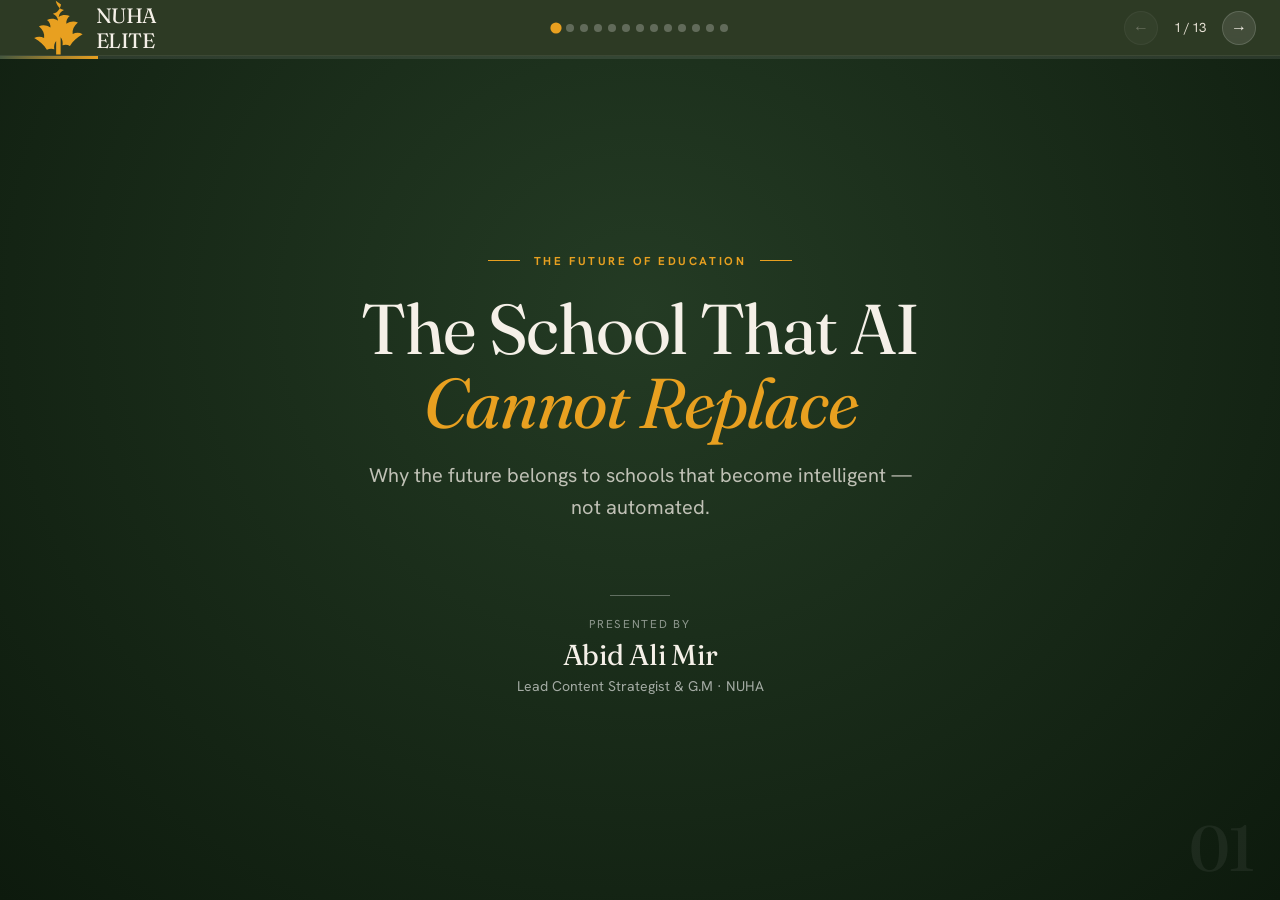
<file: elite/index.html>
<!DOCTYPE html>
<html lang="en">

<head>
  <meta charset="UTF-8" />
  <meta name="viewport" content="width=device-width, initial-scale=1.0" />
  <title>The Future of Education — NUHA Elite Presentation</title>
  <meta name="description"
    content="Why the future belongs to schools that become intelligent — not automated. A premium presentation by Abid Ali Mir." />
  <link rel="preconnect" href="https://fonts.googleapis.com" />
  <link rel="preconnect" href="https://fonts.gstatic.com" crossorigin />
  <link
    href="https://fonts.googleapis.com/css2?family=Fraunces:ital,opsz,wght@0,9..144,300;0,9..144,400;0,9..144,500;0,9..144,600;1,9..144,300;1,9..144,400;1,9..144,500&family=Hanken+Grotesk:wght@300;400;500;600;700&display=swap"
    rel="stylesheet" />
  <link rel="stylesheet" href="style.css" />
</head>

<body>

  <!-- Navigation -->
  <nav id="main-nav">
    <a href="#" class="nav-logo" onclick="goToSlide(1); return false;">
      <svg viewBox="0 0 48 48" fill="currentColor" aria-hidden="true">
        <path
          d="M24 3.5c.9 4 3 6.4 6.2 7-2.3 1.1-3.6 2.8-4 5.3 2.7-1.7 5.5-1.9 8.4-.6-1.9 1.5-2.8 3.4-2.6 5.8 2.9-1.9 5.8-2.2 8.7-1-3 2.7-4.4 5.6-3.9 8.8 2.5-1.3 5-1.3 7.5.1-4.2 2.3-7.4 5.2-9.6 8.9-1.7-1-3.6-1.2-5.6-.5.4-2.3 0-4.4-1.4-6.2v13.1h-3.4V34c-1.4 1.8-1.8 3.9-1.4 6.2-2-.7-3.9-.5-5.6.5-2.2-3.7-5.4-6.6-9.6-8.9 2.5-1.4 5-1.4 7.5-.1.5-3.2-.9-6.1-3.9-8.8 2.9-1.2 5.8-.9 8.7 1 .2-2.4-.7-4.3-2.6-5.8 2.9-1.3 5.7-1.1 8.4.6-.4-2.5-1.7-4.2-4-5.3 3.2-.6 5.3-3 6.2-7Z" />
      </svg>
      NUHA ELITE
    </a>
    <div class="nav-dots-wrap" id="nav-dots"></div>
    <div class="nav-actions">
      <button id="prev-btn" onclick="changeSlide(-1)" aria-label="Previous">&#8592;</button>
      <span id="slide-counter">1 / 12</span>
      <button id="next-btn" onclick="changeSlide(1)" aria-label="Next">&#8594;</button>
    </div>
  </nav>

  <!-- Progress Bar -->
  <div id="progress-bar">
    <div id="progress-fill"></div>
  </div>

  <!-- SLIDES CONTAINER -->
  <main id="slides-container">

    <!-- SLIDE 1: HERO / TITLE -->
    <section class="slide active" id="slide-1" data-slide="1">
      <div class="slide-bg-overlay"></div>
      <div class="slide-content center-content">
        <div class="badge animate-in d1">
          <span class="badge-line"></span>The Future of Education<span class="badge-line"></span>
        </div>
        <h1 class="headline-xl animate-in d2">
          The School That AI<br /><em>Cannot Replace</em>
        </h1>
        <p class="subline animate-in d3">
          Why the future belongs to schools that become intelligent — not automated.
        </p>
        <div class="presenter-box animate-in d4">
          <div class="presenter-divider"></div>
          <p class="p-label">Presented by</p>
          <p class="p-name">Abid Ali Mir</p>
          <p class="p-role">Lead Content Strategist &amp; G.M · NUHA</p>
        </div>
      </div>
      <div class="slide-num">01</div>
    </section>

    <!-- SLIDE 2: THE STATUS QUO -->
    <section class="slide slide-deodar" id="slide-2" data-slide="2">
      <div class="slide-content left-content">
        <div class="eyebrow animate-in d1">The Digital Dilemma</div>
        <h2 class="headline-lg animate-in d2">Technology has transformed<br /><em>almost every industry.</em></h2>
        <p class="normal-desc animate-in d3">
          Schools are no exception. Yet, despite significant investment in digital systems, many schools still operate with information distributed across ERP modules, spreadsheets, paper records, messaging platforms, individual devices, and departmental databases.
        </p>
        <div class="callout-card animate-in d4">
          <p class="callout-title">The Critical Inquiry</p>
          <p class="callout-text">"The school may be digital. <span class="highlight-saffron">But is it intelligent?</span>"</p>
          <p class="callout-sub">That is the question we believe school leaders should be asking today.</p>
        </div>
      </div>
      <div class="slide-num">02</div>
    </section>

    <!-- SLIDE 3: DIGITISATION IS NOT ENOUGH -->
    <section class="slide slide-wool" id="slide-3" data-slide="3">
      <div class="slide-content center-content">
        <div class="eyebrow eyebrow-dk animate-in d1">The Problem Is No Longer Digitisation</div>
        <h2 class="headline-lg headline-dk animate-in d2">For years, the objective was simple:</h2>

        <div class="digitise-grid animate-in d3">
          <div class="digitise-item">
            <span class="digitise-check">✓</span>
            <span class="digitise-label">Move admissions online</span>
          </div>
          <div class="digitise-item">
            <span class="digitise-check">✓</span>
            <span class="digitise-label">Digitise attendance</span>
          </div>
          <div class="digitise-item">
            <span class="digitise-check">✓</span>
            <span class="digitise-label">Automate fees</span>
          </div>
          <div class="digitise-item">
            <span class="digitise-check">✓</span>
            <span class="digitise-label">Publish report cards</span>
          </div>
          <div class="digitise-item">
            <span class="digitise-check">✓</span>
            <span class="digitise-label">Send notifications</span>
          </div>
          <div class="digitise-item">
            <span class="digitise-check">✓</span>
            <span class="digitise-label">Manage examinations digitally</span>
          </div>
        </div>

        <p class="text-note animate-in d4">
          ERP systems have helped schools accomplish much of this.
        </p>
      </div>
      <div class="slide-num slide-num-dk">03</div>
    </section>

    <!-- SLIDE 4: THE CHASM -->
    <section class="slide slide-deodar" id="slide-4" data-slide="4">
      <div class="slide-content left-content">
        <div class="eyebrow animate-in d1">The Digital Illusion</div>
        <h2 class="headline-lg animate-in d2">But digitising a process does not necessarily<br /><em>make the institution smarter.</em></h2>

        <div class="chasm-split animate-in d3">
          <div class="chasm-left">
            <p>A school can have an excellent ERP and still struggle with:</p>
            <ul class="bullet-list-rust">
              <li>Fragmented information &amp; disconnected departments</li>
              <li>Manual decision-making &amp; duplicated data</li>
              <li>Paper dependency &amp; limited visibility into daily events</li>
            </ul>
          </div>
          <div class="chasm-right">
            <p class="alert-box">
              🚨 <strong>Vulnerability Warning:</strong> When critical information is dependent on individual devices, physical records, or disconnected systems, the school remains vulnerable to operational and data loss.
            </p>
          </div>
        </div>

        <div class="highlight-bar-rust animate-in d4">
          The next stage of digital transformation therefore cannot simply be more software. <span class="highlight-saffron">It has to be better intelligence.</span>
        </div>
      </div>
      <div class="slide-num">04</div>
    </section>

    <!-- SLIDE 5: BEYOND ERP -->
    <section class="slide slide-warm" id="slide-5" data-slide="5">
      <div class="slide-content split-content">
        <div class="split-l animate-in d1">
          <div class="eyebrow eyebrow-dk">What Comes After ERP?</div>
          <h2 class="headline-lg headline-dk">Moving Beyond the traditional ERP model</h2>
          <p class="normal-desc-dk">
            The next generation of school technology should not be about replacing one ERP with another. An intelligent School Operating System should connect the entire institution as one connected ecosystem.
          </p>
          <div class="ecosystem-box">
            <span class="eco-badge">Leadership</span>
            <span class="eco-badge">Administration</span>
            <span class="eco-badge">Teachers</span>
            <span class="eco-badge">Students</span>
            <span class="eco-badge">Parents</span>
            <span class="eco-badge">Operations</span>
            <span class="eco-badge">Data</span>
            <span class="eco-badge">AI</span>
          </div>
        </div>
        <div class="split-r animate-in d2">
          <div class="quote-card-wool">
            <p class="quote-text-deodar">
              "Because a school is not a collection of departments. It is a living institution where thousands of decisions, interactions, observations, and experiences happen every day. Technology should understand that complexity."
            </p>
          </div>
        </div>
      </div>
      <div class="slide-num slide-num-dk">05</div>
    </section>

    <!-- SLIDE 6: AUTOMATION VS INTELLIGENCE -->
    <section class="slide slide-deodar" id="slide-6" data-slide="6">
      <div class="slide-content center-content">
        <div class="eyebrow animate-in d1">The Real Distinction</div>
        <h2 class="headline-lg animate-in d2">Automation Is Not <em>Intelligence</em></h2>

        <div class="comparison-grid animate-in d3">
          <div class="comp-col comp-left">
            <div class="comp-header">⚙️ Automation asks:</div>
            <div class="comp-body">
              <p class="comp-question">“How can we make this process happen automatically?”</p>
              <div class="comp-divider"></div>
              <p class="comp-example">A system automatically generates an attendance report.</p>
            </div>
          </div>
          <div class="comp-col comp-right">
            <div class="comp-header">✨ Intelligence asks:</div>
            <div class="comp-body">
              <p class="comp-question">“Why is this happening, what does it mean, and what should we do next?”</p>
              <div class="comp-divider"></div>
              <p class="comp-example highlight-example">Identify meaningful patterns in attendance and connect them with other relevant signals that require attention.</p>
            </div>
          </div>
        </div>

        <div class="deep-questions-box animate-in d4">
          <p class="dq-intro">Putting “AI” on a school management platform does not make the platform intelligent. The real question is: <strong>What does the system understand?</strong></p>
          <div class="dq-grid">
            <span>Does it understand the teacher?</span>
            <span>Does it understand the parent?</span>
            <span>Does it understand the student?</span>
            <span>Does it understand the institution?</span>
            <span>Does it understand context?</span>
          </div>
          <p class="dq-outro">Can it help people make better decisions while keeping human judgement at the centre?</p>
        </div>
      </div>
      <div class="slide-num">06</div>
    </section>

    <!-- SLIDE 7: A STUDENT IS MORE THAN A REPORT CARD -->
    <section class="slide slide-wool" id="slide-7" data-slide="7">
      <div class="slide-content">
        <div class="eyebrow eyebrow-dk animate-in d1">The Rich Story of Development</div>
        <h2 class="headline-lg headline-dk animate-in d2">A Student Is More Than <em>a Report Card</em></h2>

        <div class="dashboard-vs-intelligence animate-in d3">
          <div class="dvi-block block-old">
            <h3>📊 Traditional Dashboard</h3>
            <p>Tells us what has already happened:</p>
            <div class="dvi-chips">
              <span>Attendance</span>
              <span>Marks</span>
              <span>Fees</span>
              <span>Examinations</span>
              <span>Discipline</span>
            </div>
          </div>
          <div class="dvi-block block-new">
            <h3>🌱 Holistic Development Signals</h3>
            <p>Collectively tell a much richer story:</p>
            <div class="dvi-chips-new">
              <span>Learning outcomes</span>
              <span>Participation</span>
              <span>Projects</span>
              <span>Classroom observations</span>
              <span>Interests</span>
              <span>Behaviour</span>
              <span>Attendance patterns</span>
              <span>Activities</span>
              <span>Achievements</span>
              <span>Interventions</span>
              <span>Teacher feedback</span>
            </div>
          </div>
        </div>

        <div class="scenarios-container animate-in d4">
          <div class="scenario-item">
            <span class="sc-icon">⚠️</span>
            <p>A student may be performing well academically while becoming increasingly disengaged.</p>
          </div>
          <div class="scenario-item">
            <span class="sc-icon">💡</span>
            <p>Another may have average marks but demonstrate exceptional leadership, creativity, or problem-solving.</p>
          </div>
          <div class="scenario-item">
            <span class="sc-icon">🔄</span>
            <p>Another may suddenly show changes in attendance, participation, or classroom behaviour.</p>
          </div>
        </div>

        <div class="intel-summary animate-in d5">
          <p><strong>Intelligence begins</strong> when the institution can understand the relationship between these signals. The goal is not to predict a child's future with certainty. The goal is to give educators better context, earlier visibility, and better tools for human intervention.</p>
        </div>
      </div>
      <div class="slide-num slide-num-dk">07</div>
    </section>

    <!-- SLIDE 8: A PRINCIPAL CANNOT BE EVERYWHERE -->
    <section class="slide slide-deodar" id="slide-8" data-slide="8">
      <div class="slide-content split-content">
        <div class="split-l animate-in d1">
          <div class="eyebrow">Connected View of the School</div>
          <h2 class="headline-lg">A Principal<br /><em>Cannot Be Everywhere</em></h2>
          <p class="normal-desc">
            A school may have 2,000 students. Or 10,000. No Principal, teacher, counsellor, or administrator can physically observe every student, every interaction, every day.
          </p>
          <div class="strengthen-box">
            <span class="str-icon">✨</span>
            <p>But an intelligent institutional system can provide leadership with a connected view of what is happening across the school. Not to replace human presence. <strong>To strengthen it.</strong></p>
          </div>
        </div>
        <div class="split-r animate-in d2">
          <div class="attention-ladder">
            <div class="ladder-step l3">
              <span class="step-badge-saffron">Future Focus</span>
              <p class="step-headline">“What deserves our attention next?”</p>
            </div>
            <div class="ladder-arrow">↑</div>
            <div class="ladder-step l2">
              <span class="step-badge-wool">Present Focus</span>
              <p class="step-headline">“What is happening?”</p>
            </div>
            <div class="ladder-arrow">↑</div>
            <div class="ladder-step l1">
              <span class="step-badge-rust">Past Focus</span>
              <p class="step-headline">“What happened?”</p>
            </div>
          </div>
          <p class="ladder-caption">Moving your leadership from retrospective reports to proactive intelligence.</p>
        </div>
      </div>
      <div class="slide-num">08</div>
    </section>

    <!-- SLIDE 9: THE PARENT EXPERIENCE MATTERS -->
    <section class="slide slide-warm" id="slide-9" data-slide="9">
      <div class="slide-content left-content">
        <div class="eyebrow eyebrow-dk animate-in d1">Dignified Interactions</div>
        <h2 class="headline-lg headline-dk animate-in d2">The Parent Experience <em>Matters</em></h2>

        <div class="parent-compare animate-in d3">
          <div class="p-comp-card">
            <h3>📱 The Digital World Outside</h3>
            <p>Parents book flights from their phones, track deliveries in real time, communicate instantly, and receive personalised services everywhere. Their expectations from institutions are changing too.</p>
          </div>
          <div class="p-comp-card p-red">
            <h3>📄 The School-Parent Reality</h3>
            <p>Yet the school-parent experience can still involve paper forms, phone calls, fragmented communication, waiting, repeated information, and uncertainty.</p>
          </div>
        </div>

        <div class="future-questions-grid animate-in d4">
          <div class="fq-intro-text">
            <p>A future-ready school must ask itself five simple questions about parent touchpoints:</p>
          </div>
          <div class="fq-box">
            <div class="fq-item"><span>1</span> Is the experience simple?</div>
            <div class="fq-item"><span>2</span> Is it transparent?</div>
            <div class="fq-item"><span>3</span> Is it responsive?</div>
            <div class="fq-item"><span>4</span> Is it secure?</div>
            <div class="fq-item highlight-fq"><span>5</span> Does it feel dignified?</div>
          </div>
        </div>

        <div class="parent-takeaway animate-in d5">
          <p>"Technology should not make parents feel that they are interacting with a machine. It should make the institution feel more accessible, responsive and thoughtful."</p>
        </div>
      </div>
      <div class="slide-num slide-num-dk">09</div>
    </section>

    <!-- SLIDE 10: WHAT DOES A TRULY SAFE CAMPUS LOOK LIKE? -->
    <section class="slide slide-deodar" id="slide-10" data-slide="10">
      <div class="slide-content">
        <div class="eyebrow animate-in d1">Beyond Administration</div>
        <h2 class="headline-lg animate-in d2">What Does a Truly Safe Campus <em>Look Like?</em></h2>

        <div class="safety-grid animate-in d3">
          <div class="safety-card">
            <div class="safety-header">🩺 Scenario A: The Infirmary</div>
            <div class="safety-body">
              <p class="scen-text">A child suddenly becomes unwell.</p>
              <ul class="scen-list">
                <li>What information is immediately available to the medical staff?</li>
                <li>What relevant health information has the school recorded?</li>
                <li>Who needs to be informed, and how quickly can appropriate people respond?</li>
              </ul>
            </div>
          </div>

          <div class="safety-card">
            <div class="safety-header">🚪 Scenario B: The School Gate</div>
            <div class="safety-body">
              <p class="scen-text">A parent arrives at the school.</p>
              <ul class="scen-list">
                <li>How is their identity and purpose understood?</li>
                <li>How are authorised people notified seamlessly?</li>
                <li>How is data processed without compromising dignity?</li>
              </ul>
            </div>
          </div>
        </div>

        <div class="safety-quote animate-in d4">
          <p>
            "These are not merely software features. They are part of the school's responsibility towards children and families. Technology should support that responsibility without compromising privacy, dignity or human judgement."
          </p>
        </div>
      </div>
      <div class="slide-num">10</div>
    </section>

    <!-- SLIDE 11: INTELLIGENCE MUST COME WITH RESPONSIBILITY -->
    <section class="slide slide-wool" id="slide-11" data-slide="11">
      <div class="slide-content">
        <div class="eyebrow eyebrow-dk animate-in d1">Ethics and Trust</div>
        <h2 class="headline-lg headline-dk animate-in d2">Intelligence Must Come <em>With Responsibility</em></h2>
        <p class="normal-desc-dk animate-in d3">
          AI in education cannot simply mean giving algorithms access to more student data. The more intelligent the system becomes, the more important responsible architecture becomes.
        </p>

        <div class="governance-grid animate-in d4">
          <div class="gov-card">
            <span class="gov-num">01</span>
            <span class="gov-title">Ownership &amp; Access</span>
            <p class="gov-desc">Who owns the data, and who can access it?</p>
          </div>
          <div class="gov-card">
            <span class="gov-num">02</span>
            <span class="gov-title">Data Protection</span>
            <p class="gov-desc">How is student information protected, and where is it stored?</p>
          </div>
          <div class="gov-card">
            <span class="gov-num">03</span>
            <span class="gov-title">AI Governance</span>
            <p class="gov-desc">How is AI used? When should AI assist, and when must a human decide?</p>
          </div>
          <div class="gov-card">
            <span class="gov-num">04</span>
            <span class="gov-title">Trust &amp; Decisions</span>
            <p class="gov-desc">How are sensitive decisions governed? Can the institution trust the system?</p>
          </div>
        </div>

        <div class="responsibility-bar animate-in d5">
          <p class="resp-text">
            An intelligent school is not one that gives every decision to AI. <strong>It is one that knows where AI should assist and where human judgement must remain supreme.</strong>
          </p>
        </div>
      </div>
      <div class="slide-num slide-num-dk">11</div>
    </section>

    <!-- SLIDE 12: THE NEXT THREE YEARS MATTER -->
    <section class="slide slide-deodar" id="slide-12" data-slide="12">
      <div class="slide-content center-content">
        <div class="eyebrow animate-in d1">The Road Ahead</div>
        <h2 class="headline-lg animate-in d2">The Next Three Years <em>Matter</em></h2>

        <p class="vision-intro animate-in d3">
          Every school has a vision: to improve learning outcomes, strengthen parent engagement, build a stronger brand, improve student wellbeing, expand, or become a future-ready institution.
        </p>

        <div class="questions-flow animate-in d4">
          <p class="qf-header">What technology is helping turn that vision into measurable outcomes?</p>
          <div class="qf-versus">
            <div class="qfv-col">
              <span class="qfv-label">Not:</span>
              <p class="qfv-text">“Which ERP are we using?”</p>
            </div>
            <div class="qfv-center">vs</div>
            <div class="qfv-col qfv-highlight">
              <span class="qfv-label">But:</span>
              <p class="qfv-text">“What are we still unable to see, understand, or solve?”</p>
            </div>
          </div>
          <div class="qf-bullets">
            <span>Where is info trapped?</span>
            <span>What depends on manual work?</span>
            <span>What do parents expect?</span>
            <span>What does leadership need to know early?</span>
            <span>What will we need 3 years from now?</span>
          </div>
        </div>
      </div>
      <div class="slide-num">12</div>
    </section>

    <!-- SLIDE 13: THE FUTURE-READY SCHOOL -->
    <section class="slide slide-wool" id="slide-13" data-slide="13">
      <div class="slide-content center-content">
        <div class="eyebrow eyebrow-dk animate-in d1">The Real Transition</div>
        <h2 class="headline-lg headline-dk animate-in d2">The Future-Ready <em>School</em></h2>

        <p class="vision-intro animate-in d3" style="color: var(--walnut-soft); margin-bottom: 2rem;">
          The future-ready school will not necessarily be the school with the most technology. It will be the school that understands where technology creates genuine value.
        </p>

        <div class="future-value-grid animate-in d4">
          <div class="fv-card">
            <span>⚙️</span>
            <p>Know when to <strong>automate</strong></p>
          </div>
          <div class="fv-card">
            <span>📊</span>
            <p>Know when to <strong>analyse</strong></p>
          </div>
          <div class="fv-card">
            <span>🤝</span>
            <p>Know when to <strong>intervene</strong></p>
          </div>
          <div class="fv-card">
            <span>👂</span>
            <p>Know when to <strong>listen</strong></p>
          </div>
          <div class="fv-card fv-highlight">
            <span>🧠</span>
            <p>Know when to let <strong>humans decide</strong></p>
          </div>
        </div>

        <div class="transformation-journey animate-in d5" style="margin-top: 2.5rem;">
          <p class="tj-title" style="color: var(--saffron-ink);">The Real Transition</p>
          <div class="tj-flow">
            <span class="tj-step" style="background: rgba(58, 44, 26, .08); color: var(--walnut);">Data</span>
            <span class="tj-arrow" style="color: var(--saffron-ink);">→</span>
            <span class="tj-step" style="background: rgba(58, 44, 26, .08); color: var(--walnut);">Understanding</span>
            <span class="tj-arrow" style="color: var(--saffron-ink);">→</span>
            <span class="tj-step" style="background: rgba(58, 44, 26, .08); color: var(--walnut);">Intelligence</span>
            <span class="tj-arrow" style="color: var(--saffron-ink);">→</span>
            <span class="tj-step-highlight" style="background: var(--deodar); color: var(--wool);">Better Decisions</span>
          </div>
          <p class="tj-footer" style="color: var(--walnut-soft); max-width: 80ch;">
            "Because the purpose of technology in education should never be technology itself. It should be to help schools understand their students better, support their teachers better, engage their parents better, operate more responsibly, and make better decisions."
          </p>
          <p class="tj-final-question" style="color: var(--deodar); border-top: 1px solid rgba(58, 44, 26, .15); padding-top: 1.5rem; margin-top: 1.5rem;">
            The question is no longer whether a school should become digital. <span style="font-weight: 600; display: block; margin-top: 0.5rem; color: var(--walnut);">The question is whether it is ready to become intelligent.</span>
          </p>
        </div>
      </div>
      <div class="slide-num slide-num-dk">13</div>
    </section>

  </main>

  <script src="script.js"></script>
</body>

</html>
</file>
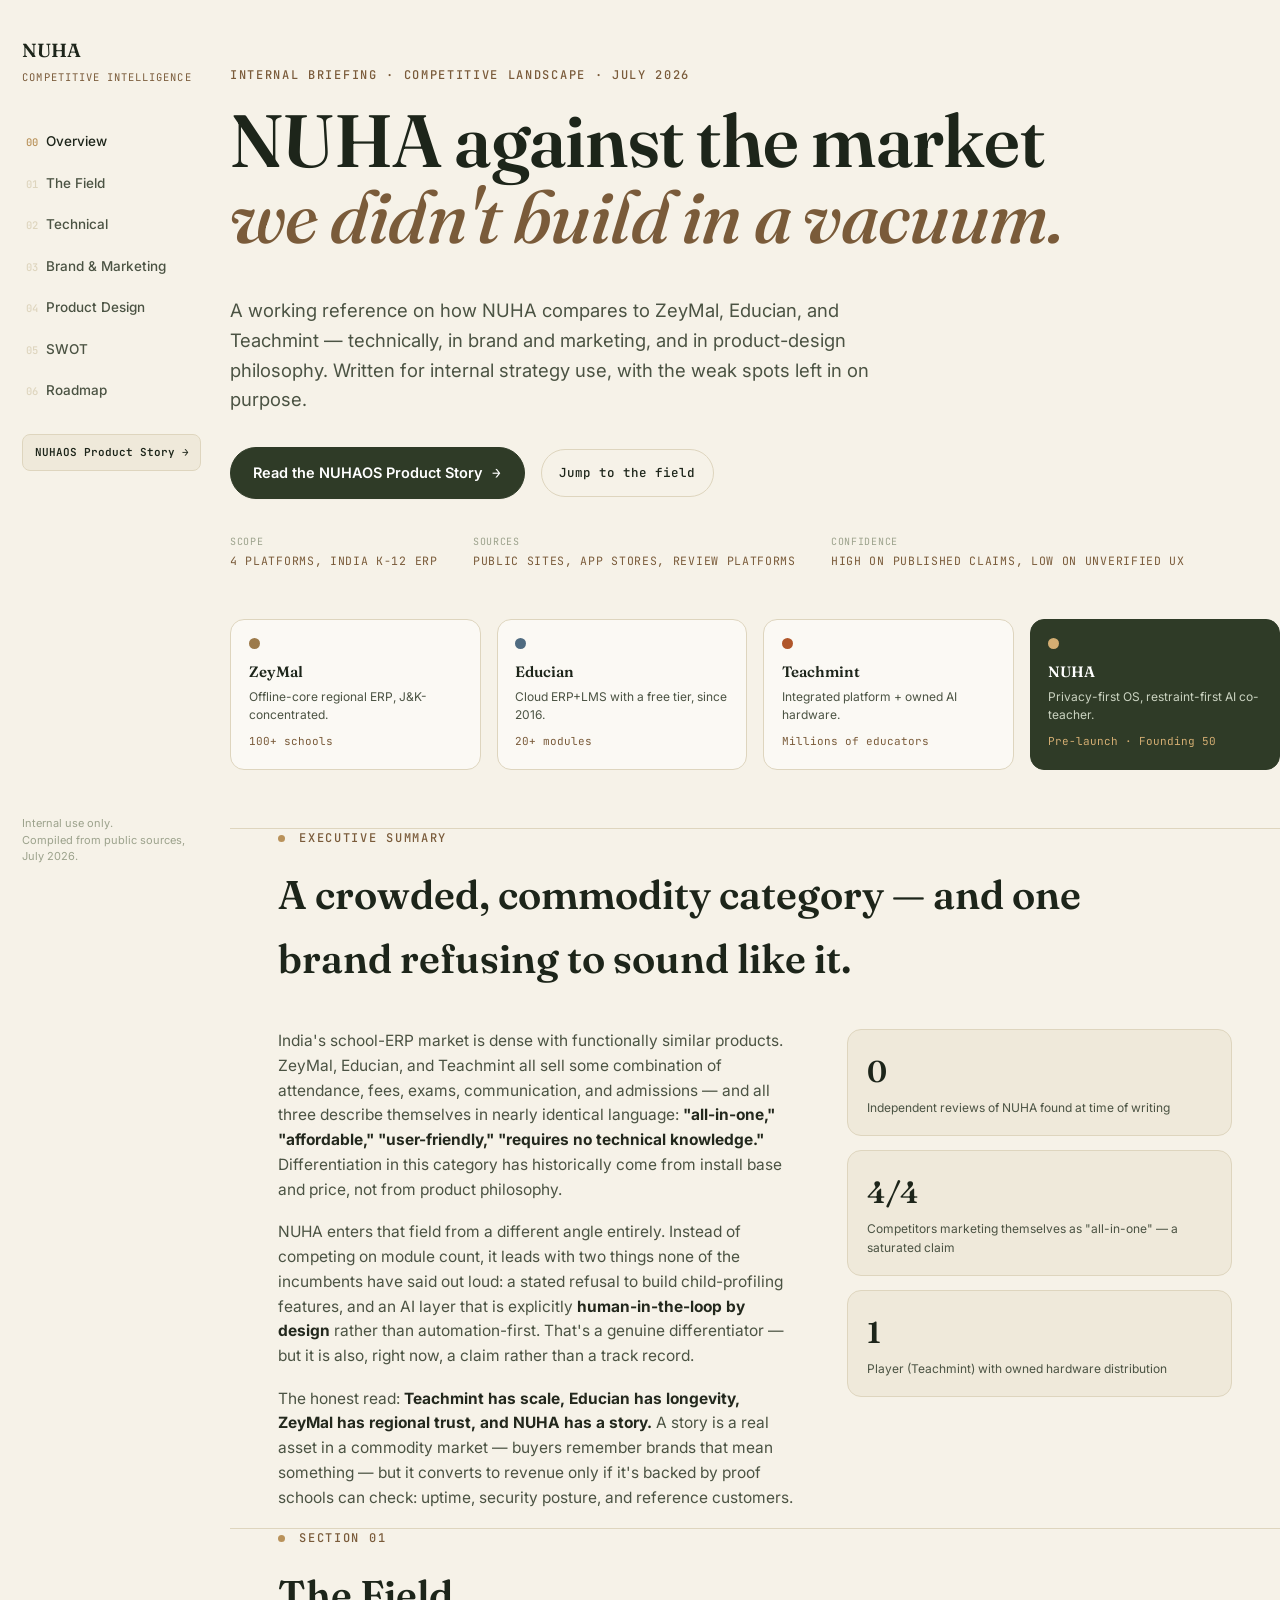
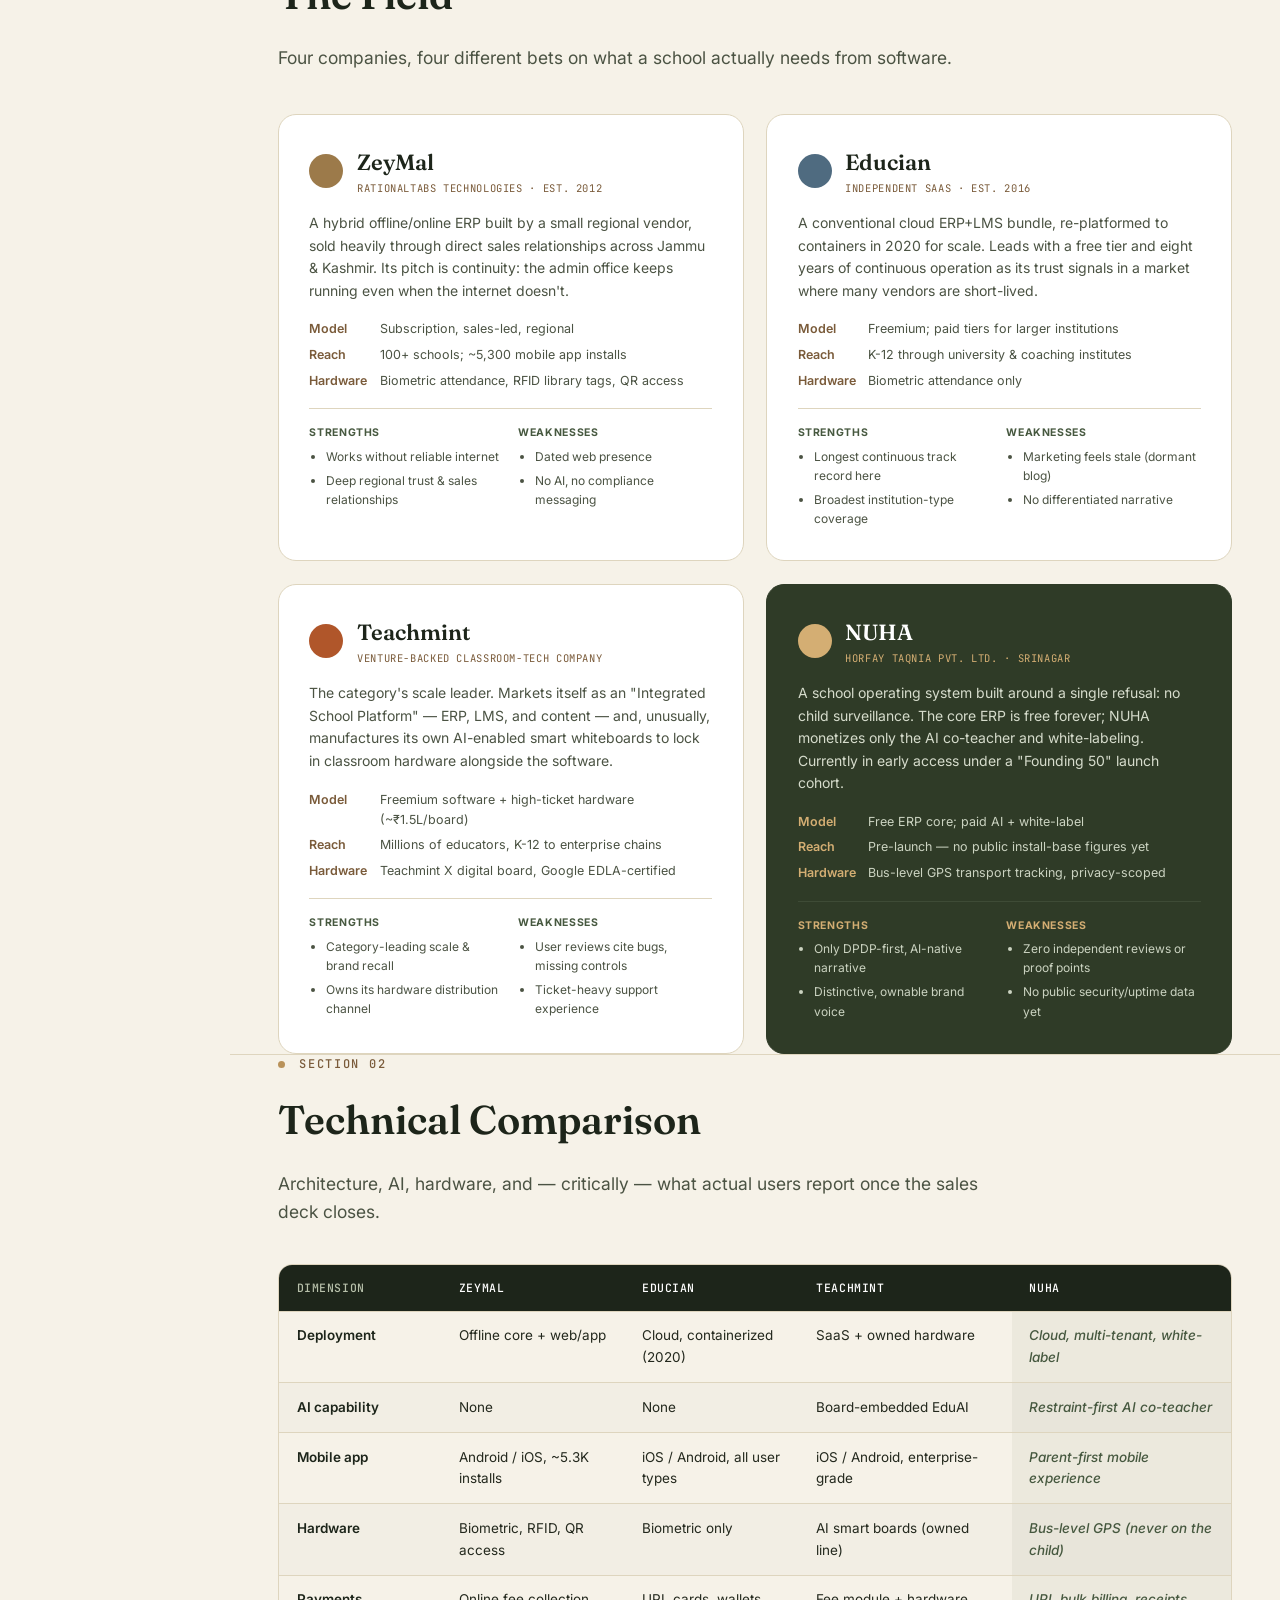
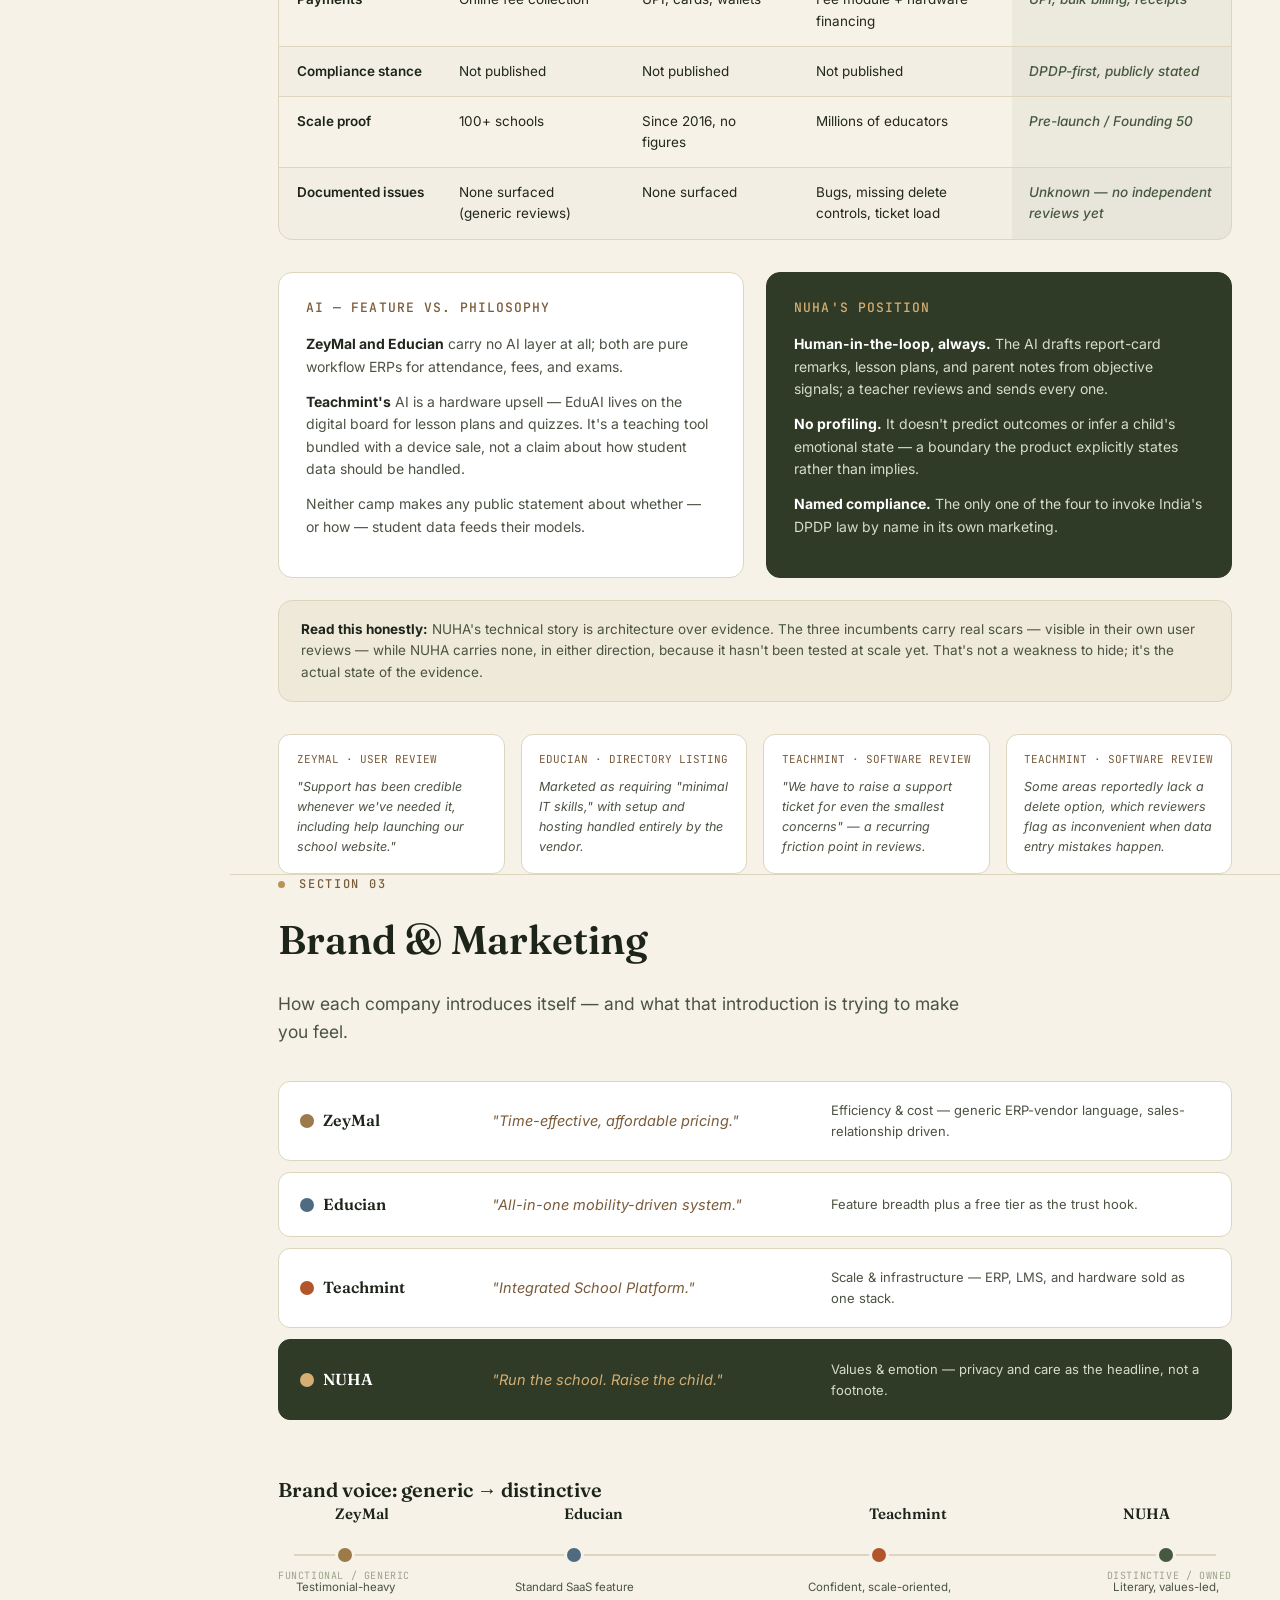
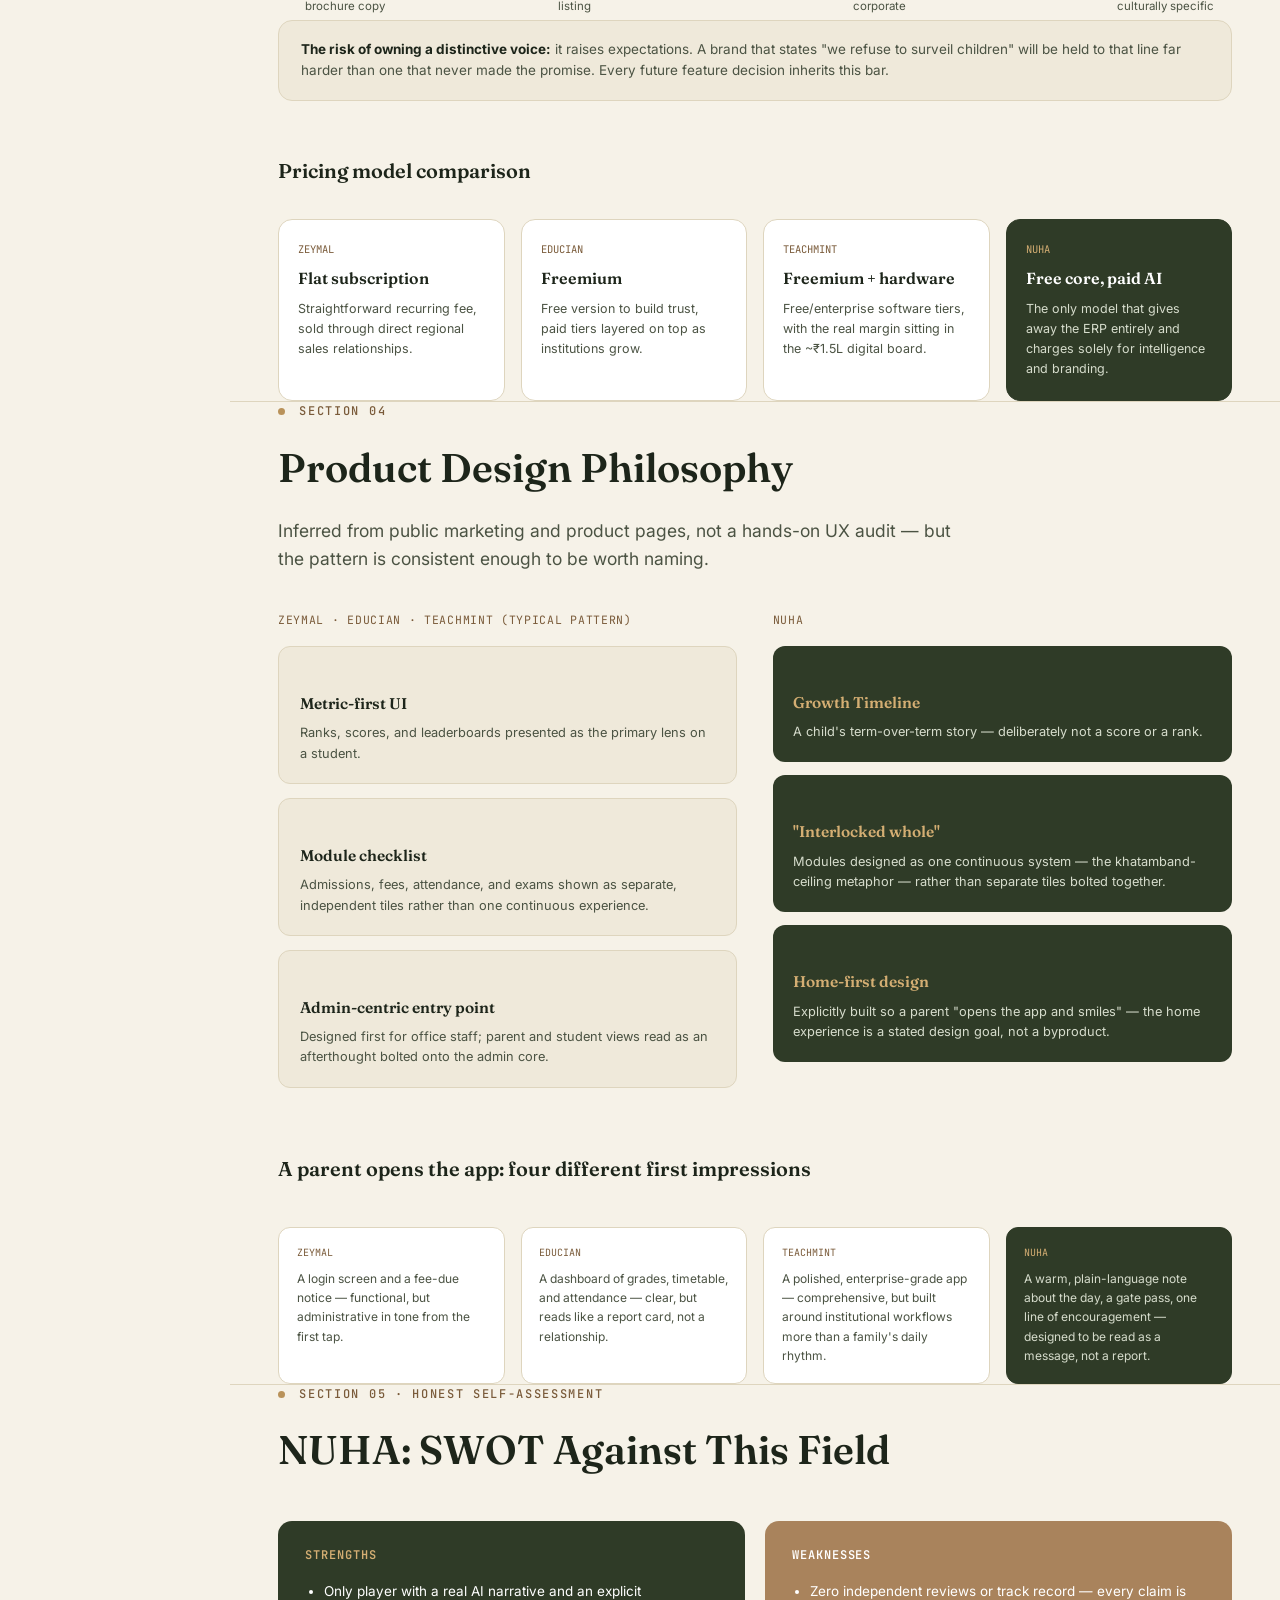
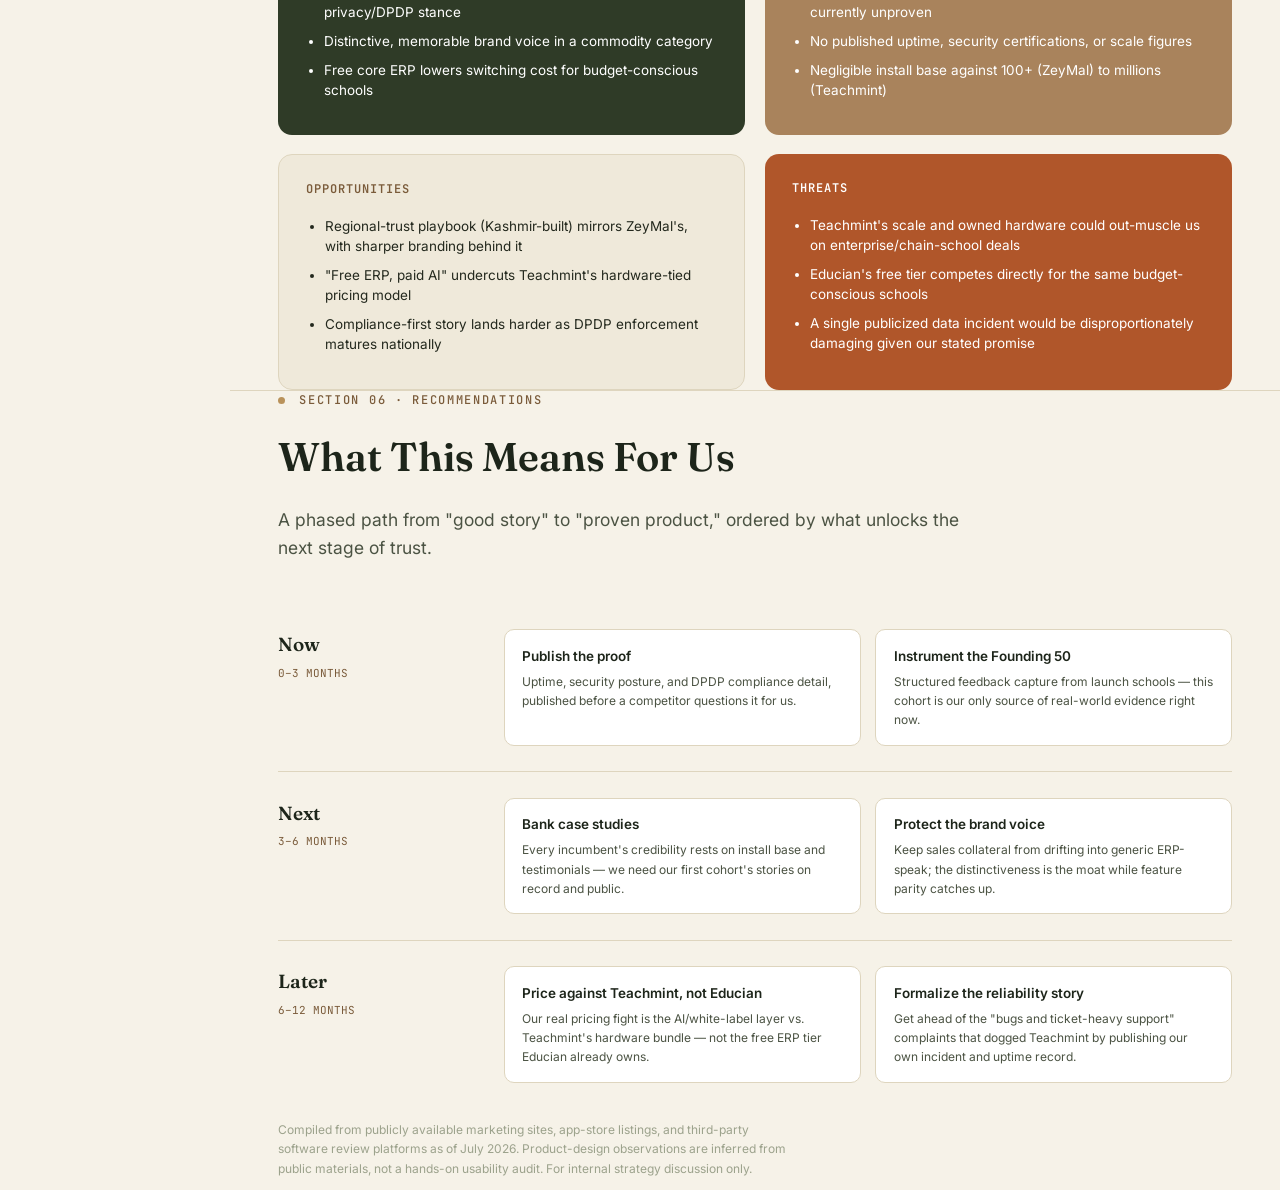
<file: nuha.html>
<!DOCTYPE html>
<html lang="en">

<head>
    <meta charset="UTF-8">
    <meta name="viewport" content="width=device-width, initial-scale=1.0">
    <title>NUHA vs. the Market — Competitive Intelligence</title>
    <link rel="preconnect" href="https://fonts.googleapis.com">
    <link rel="preconnect" href="https://fonts.gstatic.com" crossorigin>
    <link
        href="https://fonts.googleapis.com/css2?family=Fraunces:opsz,wght@9..144,300;9..144,500;9..144,600;9..144,700&family=Inter:wght@400;500;600;700&family=JetBrains+Mono:wght@400;500&display=swap"
        rel="stylesheet">
    <style>
        :root {
            --cream: #F6F2E8;
            --cream-deep: #EFE9DA;
            --ink: #23281D;
            --ink-soft: #4B5343;
            --forest: #2F3B27;
            --forest-deep: #1D251A;
            --forest-mid: #46583F;
            --walnut: #7A5B3A;
            --walnut-soft: #A9835C;
            --gold: #B9925A;
            --gold-bright: #D4AE73;
            --line: #DED5BE;
            --zeymal: #9C7A4A;
            --educian: #4F6B80;
            --teachmint: #B0562A;
            --nuha: #46583F;
            --radius: 14px;
            --maxw: 1180px;
        }

        * {
            box-sizing: border-box;
        }

        html {
            scroll-behavior: smooth;
        }

        body {
            margin: 0;
            background: var(--cream);
            color: var(--ink);
            font-family: 'Inter', sans-serif;
            font-size: 16px;
            line-height: 1.6;
            -webkit-font-smoothing: antialiased;
        }

        h1,
        h2,
        h3,
        h4 {
            font-family: 'Fraunces', serif;
            font-weight: 600;
            margin: 0;
            color: var(--forest-deep);
        }

        .eyebrow {
            font-family: 'JetBrains Mono', monospace;
            font-size: 12px;
            letter-spacing: 0.14em;
            text-transform: uppercase;
            color: var(--walnut);
            font-weight: 500;
        }

        a {
            color: inherit;
        }

        ::selection {
            background: var(--gold-bright);
            color: var(--forest-deep);
        }

        @media (prefers-reduced-motion:reduce) {
            * {
                animation: none !important;
                transition: none !important;
            }
        }

        /* ---------- lattice signature pattern (khatamband nod) ---------- */
        .lattice-bg {
            position: absolute;
            inset: 0;
            pointer-events: none;
            z-index: 0;
            opacity: 0.5;
        }

        .lattice-bg svg {
            width: 100%;
            height: 100%;
        }

        /* ---------- layout shell ---------- */
        .shell {
            display: flex;
        }

        nav.rail {
            position: fixed;
            top: 0;
            left: 0;
            height: 100vh;
            width: 230px;
            padding: 2.2rem 1.4rem;
            display: flex;
            flex-direction: column;
            justify-content: space-between;
            z-index: 50;
            background: transparent;
        }

        nav.rail .brand {
            font-family: 'Fraunces', serif;
            font-weight: 600;
            font-size: 19px;
            color: var(--forest-deep);
        }

        nav.rail .brand span {
            display: block;
            font-family: 'JetBrains Mono', monospace;
            font-weight: 400;
            font-size: 10.5px;
            letter-spacing: .1em;
            color: var(--walnut);
            margin-top: 3px;
            text-transform: uppercase;
        }

        nav.rail ul {
            list-style: none;
            margin: 2.4rem 0 0;
            padding: 0;
        }

        nav.rail li {
            margin-bottom: 0.35rem;
        }

        nav.rail a.navlink {
            display: flex;
            align-items: baseline;
            gap: 0.55rem;
            text-decoration: none;
            color: var(--ink-soft);
            font-size: 13.5px;
            font-weight: 500;
            padding: 0.45rem 0.2rem;
            border-radius: 8px;
            transition: color .2s ease;
        }

        nav.rail a.navlink .n {
            font-family: 'JetBrains Mono', monospace;
            font-size: 10.5px;
            color: var(--line);
        }

        nav.rail a.navlink.active {
            color: var(--forest-deep);
        }

        nav.rail a.navlink.active .n {
            color: var(--gold);
        }

        nav.rail .foot-note {
            font-size: 11px;
            color: #9CA28C;
            line-height: 1.5;
        }

        nav.rail .storylink {
            display: inline-block;
            margin-top: 1.2rem;
            font-family: 'JetBrains Mono', monospace;
            font-size: 11px;
            color: var(--forest-deep);
            font-weight: 600;
            text-decoration: none;
            background: var(--cream-deep);
            border: 1px solid var(--line);
            border-radius: 8px;
            padding: 0.55rem 0.7rem;
        }

        main {
            margin-left: 230px;
            width: calc(100% - 230px);
            position: relative;
            z-index: 1;
        }

        .wrap {
            max-width: var(--maxw);
            margin: 0 auto;
            padding: 0 3rem;
        }

        section {
            position: relative;
            padding: 5.4rem 0;
        }

        section+section {
            border-top: 1px solid var(--line);
        }

        .kicker-row {
            display: flex;
            align-items: center;
            gap: 0.9rem;
            margin-bottom: 0.9rem;
        }

        .kicker-row .dot {
            width: 7px;
            height: 7px;
            border-radius: 50%;
            background: var(--gold);
        }

        h2.section-title {
            font-size: clamp(28px, 3.4vw, 40px);
            margin-bottom: 1rem;
            max-width: 820px;
        }

        p.lede {
            font-size: 17.5px;
            color: var(--ink-soft);
            max-width: 700px;
            margin-bottom: 0;
        }

        /* ---------- HERO ---------- */
        .hero {
            min-height: 92vh;
            display: flex;
            flex-direction: column;
            justify-content: center;
            padding: 4rem 0 3.5rem;
            overflow: hidden;
            border-top: none;
        }

        .hero h1 {
            font-size: clamp(44px, 6.2vw, 74px);
            line-height: 1.03;
            letter-spacing: -0.01em;
            margin: 1.1rem 0 1.4rem;
            max-width: 920px;
        }

        .hero h1 em {
            font-style: italic;
            color: var(--walnut);
            font-weight: 500;
        }

        .hero .sub {
            font-size: 18.5px;
            color: var(--ink-soft);
            max-width: 640px;
            margin-bottom: 2rem;
        }

        .hero .cta-row {
            display: flex;
            align-items: center;
            gap: 1rem;
            flex-wrap: wrap;
            margin-bottom: 2.2rem;
        }

        .btn-primary {
            display: inline-flex;
            align-items: center;
            gap: 0.55rem;
            background: var(--forest);
            color: #fff;
            font-family: 'Inter', sans-serif;
            font-weight: 600;
            font-size: 14.5px;
            text-decoration: none;
            padding: 0.85rem 1.4rem;
            border-radius: 999px;
            border: 1px solid var(--forest);
            transition: background .18s ease, transform .18s ease, box-shadow .18s ease;
            box-shadow: 0 1px 0 rgba(0, 0, 0, 0.02);
        }

        .btn-primary:hover {
            background: var(--forest-deep);
            transform: translateY(-1px);
            box-shadow: 0 6px 14px rgba(29, 37, 26, 0.18);
        }

        .btn-primary .arrow {
            font-family: 'JetBrains Mono', monospace;
            transition: transform .18s ease;
        }

        .btn-primary:hover .arrow {
            transform: translateX(3px);
        }

        .btn-secondary {
            display: inline-flex;
            align-items: center;
            gap: 0.5rem;
            background: transparent;
            color: var(--forest-deep);
            font-family: 'JetBrains Mono', monospace;
            font-weight: 500;
            font-size: 12.5px;
            text-decoration: none;
            padding: 0.8rem 1.1rem;
            border-radius: 999px;
            border: 1px solid var(--line);
            transition: border-color .18s ease, color .18s ease;
        }

        .btn-secondary:hover {
            border-color: var(--walnut);
            color: var(--walnut);
        }

        .hero .meta-row {
            display: flex;
            gap: 2.2rem;
            flex-wrap: wrap;
            font-family: 'JetBrains Mono', monospace;
            font-size: 11.5px;
            color: var(--walnut);
            text-transform: uppercase;
            letter-spacing: .06em;
            margin-bottom: 3rem;
        }

        .hero .meta-row div span {
            display: block;
            color: #9CA28C;
            font-size: 10px;
            margin-bottom: 2px;
        }

        .quickgrid {
            display: grid;
            grid-template-columns: repeat(4, 1fr);
            gap: 1rem;
        }

        .qcard {
            background: rgba(255, 255, 255, 0.55);
            border: 1px solid var(--line);
            border-radius: var(--radius);
            padding: 1.15rem 1.1rem;
        }

        .qcard.nuha {
            background: var(--forest);
            border-color: var(--forest);
        }

        .qcard .qdot {
            width: 11px;
            height: 11px;
            border-radius: 50%;
            margin-bottom: 0.7rem;
        }

        .qcard h4 {
            font-size: 15px;
            color: var(--forest-deep);
            margin-bottom: 0.25rem;
        }

        .qcard.nuha h4 {
            color: #fff;
        }

        .qcard p {
            font-size: 12px;
            margin: 0;
            color: var(--ink-soft);
            line-height: 1.45;
        }

        .qcard.nuha p {
            color: #CBD3C1;
        }

        .qcard .stat {
            font-family: 'JetBrains Mono', monospace;
            font-size: 11px;
            color: var(--walnut);
            margin-top: 0.6rem;
        }

        .qcard.nuha .stat {
            color: var(--gold-bright);
        }

        /* ---------- EXEC SUMMARY ---------- */
        .summary-grid {
            display: grid;
            grid-template-columns: 1.15fr 0.85fr;
            gap: 3rem;
            margin-top: 2.4rem;
            align-items: start;
        }

        .summary-grid .prose p {
            color: var(--ink-soft);
            margin: 0 0 1.1rem;
            font-size: 15.5px;
        }

        .summary-grid .prose strong {
            color: var(--ink);
        }

        .callout-stack {
            display: flex;
            flex-direction: column;
            gap: 0.9rem;
        }

        .callout {
            background: var(--cream-deep);
            border: 1px solid var(--line);
            border-radius: var(--radius);
            padding: 1.1rem 1.2rem;
        }

        .callout .big {
            font-family: 'Fraunces', serif;
            font-size: 30px;
            color: var(--forest-deep);
            font-weight: 600;
        }

        .callout .label {
            font-size: 12px;
            color: var(--ink-soft);
            margin-top: 0.15rem;
        }

        /* ---------- COMPETITOR CARDS ---------- */
        .field-grid {
            display: grid;
            grid-template-columns: repeat(2, 1fr);
            gap: 1.4rem;
            margin-top: 2.6rem;
        }

        .profile {
            background: #fff;
            border: 1px solid var(--line);
            border-radius: 18px;
            padding: 1.9rem 1.9rem 1.7rem;
            position: relative;
        }

        .profile.is-nuha {
            background: var(--forest);
            border-color: var(--forest);
        }

        .profile-head {
            display: flex;
            align-items: center;
            gap: 0.85rem;
            margin-bottom: 0.3rem;
        }

        .profile-dot {
            width: 34px;
            height: 34px;
            border-radius: 50%;
            flex: none;
        }

        .profile h3 {
            font-size: 22px;
            color: var(--forest-deep);
        }

        .profile.is-nuha h3 {
            color: #fff;
        }

        .profile .tag {
            font-family: 'JetBrains Mono', monospace;
            font-size: 10.5px;
            color: var(--walnut);
            text-transform: uppercase;
            letter-spacing: .06em;
        }

        .profile.is-nuha .tag {
            color: var(--gold-bright);
        }

        .profile p.desc {
            font-size: 14px;
            color: var(--ink-soft);
            margin: 0.95rem 0 1.1rem;
        }

        .profile.is-nuha p.desc {
            color: #D6DCCC;
        }

        .profile .kv {
            display: grid;
            grid-template-columns: auto 1fr;
            gap: 0.35rem 0.8rem;
            font-size: 12.5px;
            margin-bottom: 1.1rem;
        }

        .profile .kv dt {
            color: var(--walnut);
            font-weight: 600;
        }

        .profile.is-nuha .kv dt {
            color: var(--gold-bright);
        }

        .profile .kv dd {
            margin: 0;
            color: var(--ink-soft);
        }

        .profile.is-nuha .kv dd {
            color: #CBD3C1;
        }

        .swpair {
            display: grid;
            grid-template-columns: 1fr 1fr;
            gap: 0.9rem;
            border-top: 1px solid var(--line);
            padding-top: 1rem;
        }

        .profile.is-nuha .swpair {
            border-color: #3E4B36;
        }

        .swpair .h {
            font-size: 10.5px;
            font-weight: 700;
            text-transform: uppercase;
            letter-spacing: .06em;
            color: var(--forest-mid);
            margin-bottom: 0.3rem;
        }

        .profile.is-nuha .swpair .h {
            color: var(--gold-bright);
        }

        .swpair ul {
            margin: 0;
            padding-left: 1.05rem;
            font-size: 12px;
            color: var(--ink-soft);
        }

        .profile.is-nuha .swpair ul {
            color: #CBD3C1;
        }

        .swpair li {
            margin-bottom: 0.3rem;
        }

        /* ---------- TABLE ---------- */
        .tbl-wrap {
            overflow-x: auto;
            margin-top: 2.4rem;
            border: 1px solid var(--line);
            border-radius: var(--radius);
        }

        table.cmp {
            width: 100%;
            border-collapse: collapse;
            font-size: 13.5px;
            min-width: 900px;
        }

        table.cmp thead th {
            background: var(--forest-deep);
            color: #fff;
            text-align: left;
            padding: 0.85rem 1.1rem;
            font-family: 'JetBrains Mono', monospace;
            font-weight: 500;
            font-size: 11.5px;
            text-transform: uppercase;
            letter-spacing: .05em;
        }

        table.cmp thead th:first-child {
            color: #B7C0AA;
        }

        table.cmp tbody td {
            padding: 0.85rem 1.1rem;
            border-top: 1px solid var(--line);
            vertical-align: top;
        }

        table.cmp tbody tr:nth-child(even) {
            background: rgba(0, 0, 0, 0.015);
        }

        table.cmp td:first-child {
            font-weight: 600;
            color: var(--forest-deep);
            white-space: nowrap;
        }

        table.cmp td.nuha-cell {
            color: var(--forest-mid);
            font-style: italic;
            font-weight: 500;
            background: rgba(70, 88, 63, 0.06);
        }

        /* ---------- deep-dive two col ---------- */
        .duo {
            display: grid;
            grid-template-columns: 1fr 1fr;
            gap: 1.4rem;
            margin-top: 2rem;
        }

        .panel {
            border-radius: var(--radius);
            padding: 1.6rem 1.7rem;
            border: 1px solid var(--line);
            background: #fff;
        }

        .panel.dark {
            background: var(--forest);
            border-color: var(--forest);
            color: #fff;
        }

        .panel h4 {
            font-size: 13px;
            text-transform: uppercase;
            letter-spacing: .08em;
            color: var(--walnut);
            font-family: 'JetBrains Mono', monospace;
            font-weight: 500;
            margin-bottom: 0.9rem;
        }

        .panel.dark h4 {
            color: var(--gold-bright);
        }

        .panel p {
            font-size: 14px;
            color: var(--ink-soft);
            margin: 0 0 0.8rem;
        }

        .panel.dark p {
            color: #D6DCCC;
        }

        .panel strong {
            color: var(--ink);
        }

        .panel.dark strong {
            color: #fff;
        }

        .fullwidth-note {
            margin-top: 1.4rem;
            border-radius: var(--radius);
            background: var(--cream-deep);
            border: 1px solid var(--line);
            padding: 1.1rem 1.4rem;
            font-size: 13.5px;
            color: var(--ink-soft);
        }

        .fullwidth-note strong {
            color: var(--forest-deep);
        }

        /* ---------- reviews strip ---------- */
        .review-strip {
            display: grid;
            grid-template-columns: repeat(4, 1fr);
            gap: 1rem;
            margin-top: 2rem;
        }

        .review {
            background: #fff;
            border: 1px solid var(--line);
            border-radius: 12px;
            padding: 1rem 1.1rem;
        }

        .review .who {
            font-size: 11px;
            font-family: 'JetBrains Mono', monospace;
            color: var(--walnut);
            text-transform: uppercase;
            margin-bottom: 0.5rem;
        }

        .review p {
            font-size: 12.5px;
            color: var(--ink-soft);
            margin: 0;
            font-style: italic;
        }

        /* ---------- marketing positioning rows ---------- */
        .posrow {
            display: grid;
            grid-template-columns: 170px 1fr 1.2fr;
            gap: 1.4rem;
            align-items: center;
            padding: 1.15rem 1.3rem;
            border-radius: 12px;
            margin-bottom: 0.7rem;
            border: 1px solid var(--line);
            background: #fff;
        }

        .posrow.is-nuha {
            background: var(--forest);
            border-color: var(--forest);
        }

        .posrow .who {
            display: flex;
            align-items: center;
            gap: 0.6rem;
            font-family: 'Fraunces', serif;
            font-weight: 600;
            font-size: 16px;
            color: var(--forest-deep);
        }

        .posrow.is-nuha .who {
            color: #fff;
        }

        .posrow .who .d {
            width: 14px;
            height: 14px;
            border-radius: 50%;
            flex: none;
        }

        .posrow .quote {
            font-style: italic;
            color: var(--walnut);
            font-size: 14.5px;
        }

        .posrow.is-nuha .quote {
            color: var(--gold-bright);
        }

        .posrow .note {
            font-size: 13px;
            color: var(--ink-soft);
        }

        .posrow.is-nuha .note {
            color: #D6DCCC;
        }

        /* ---------- spectrum ---------- */
        .spectrum {
            position: relative;
            margin: 3rem 0 1rem;
            padding: 0 1rem;
        }

        .spectrum .track {
            height: 2px;
            background: var(--line);
            position: relative;
        }

        .spectrum .pt {
            position: absolute;
            top: -9px;
            width: 20px;
            height: 20px;
            border-radius: 50%;
            border: 3px solid var(--cream);
        }

        .spectrum .lbl {
            position: absolute;
            top: -52px;
            font-family: 'Fraunces', serif;
            font-weight: 600;
            font-size: 15px;
            color: var(--forest-deep);
            white-space: nowrap;
        }

        .spectrum .sub {
            position: absolute;
            top: 24px;
            font-size: 11.5px;
            color: var(--ink-soft);
            width: 150px;
            text-align: center;
        }

        .spectrum .end {
            position: absolute;
            top: 14px;
            font-family: 'JetBrains Mono', monospace;
            font-size: 10px;
            letter-spacing: .06em;
            color: #9CA28C;
            text-transform: uppercase;
        }

        /* ---------- pricing model comparison ---------- */
        .pricing-grid {
            display: grid;
            grid-template-columns: repeat(4, 1fr);
            gap: 1rem;
            margin-top: 2rem;
        }

        .pmodel {
            border-radius: var(--radius);
            border: 1px solid var(--line);
            background: #fff;
            padding: 1.3rem 1.2rem;
        }

        .pmodel.is-nuha {
            background: var(--forest);
            border-color: var(--forest);
        }

        .pmodel .tier {
            font-family: 'JetBrains Mono', monospace;
            font-size: 10.5px;
            color: var(--walnut);
            text-transform: uppercase;
            margin-bottom: 0.5rem;
        }

        .pmodel.is-nuha .tier {
            color: var(--gold-bright);
        }

        .pmodel h4 {
            font-size: 16px;
            color: var(--forest-deep);
            margin-bottom: 0.5rem;
        }

        .pmodel.is-nuha h4 {
            color: #fff;
        }

        .pmodel p {
            font-size: 12.5px;
            color: var(--ink-soft);
            margin: 0;
        }

        .pmodel.is-nuha p {
            color: #D6DCCC;
        }

        /* ---------- product design ---------- */
        .duo-columns {
            display: grid;
            grid-template-columns: 1fr 1fr;
            gap: 2.2rem;
            margin-top: 2.4rem;
        }

        .col-label {
            font-family: 'JetBrains Mono', monospace;
            font-size: 11.5px;
            text-transform: uppercase;
            letter-spacing: .06em;
            color: var(--walnut);
            margin-bottom: 1rem;
            display: block;
        }

        .design-item {
            border-radius: 12px;
            padding: 1.2rem 1.3rem;
            margin-bottom: 0.85rem;
        }

        .design-item.market {
            background: var(--cream-deep);
            border: 1px solid var(--line);
        }

        .design-item.nuha {
            background: var(--forest);
        }

        .design-item h5 {
            font-family: 'Fraunces', serif;
            font-size: 15.5px;
            color: var(--forest-deep);
            margin-bottom: 0.4rem;
            font-weight: 600;
        }

        .design-item.nuha h5 {
            color: var(--gold-bright);
        }

        .design-item p {
            font-size: 12.8px;
            color: var(--ink-soft);
            margin: 0;
        }

        .design-item.nuha p {
            color: #D6DCCC;
        }

        .imagined-scene {
            display: grid;
            grid-template-columns: repeat(4, 1fr);
            gap: 1rem;
            margin-top: 2.6rem;
        }

        .scene {
            border-radius: 12px;
            border: 1px solid var(--line);
            background: #fff;
            padding: 1.1rem;
        }

        .scene.is-nuha {
            background: var(--forest);
            border-color: var(--forest);
        }

        .scene .sceneco {
            font-family: 'JetBrains Mono', monospace;
            font-size: 10px;
            text-transform: uppercase;
            color: var(--walnut);
            margin-bottom: 0.5rem;
        }

        .scene.is-nuha .sceneco {
            color: var(--gold-bright);
        }

        .scene p {
            font-size: 12px;
            color: var(--ink-soft);
            margin: 0;
        }

        .scene.is-nuha p {
            color: #D6DCCC;
        }

        /* ---------- SWOT ---------- */
        .swot-grid {
            display: grid;
            grid-template-columns: 1fr 1fr;
            gap: 1.2rem;
            margin-top: 2.4rem;
        }

        .swot-box {
            border-radius: var(--radius);
            padding: 1.6rem 1.7rem;
        }

        .swot-box h4 {
            font-family: 'JetBrains Mono', monospace;
            font-size: 12px;
            text-transform: uppercase;
            letter-spacing: .08em;
            margin-bottom: 1rem;
        }

        .swot-box ul {
            margin: 0;
            padding-left: 1.15rem;
            font-size: 13.5px;
        }

        .swot-box li {
            margin-bottom: 0.55rem;
            line-height: 1.5;
        }

        .swot-box.strength {
            background: var(--forest);
            color: #fff;
        }

        .swot-box.strength h4 {
            color: var(--gold-bright);
        }

        .swot-box.weakness {
            background: var(--walnut-soft);
            color: #fff;
        }

        .swot-box.weakness h4 {
            color: #fff;
        }

        .swot-box.opportunity {
            background: var(--cream-deep);
            border: 1px solid var(--line);
            color: var(--ink);
        }

        .swot-box.opportunity h4 {
            color: var(--walnut);
        }

        .swot-box.threat {
            background: var(--teachmint);
            color: #fff;
        }

        .swot-box.threat h4 {
            color: #fff;
        }

        /* ---------- roadmap ---------- */
        .roadmap {
            margin-top: 2.6rem;
        }

        .rm-phase {
            display: grid;
            grid-template-columns: 200px 1fr;
            gap: 1.6rem;
            padding: 1.6rem 0;
            border-top: 1px solid var(--line);
        }

        .rm-phase:first-child {
            border-top: none;
        }

        .rm-phase .when {
            font-family: 'Fraunces', serif;
            font-weight: 600;
            font-size: 19px;
            color: var(--forest-deep);
        }

        .rm-phase .when small {
            display: block;
            font-family: 'JetBrains Mono', monospace;
            font-weight: 400;
            font-size: 11px;
            color: var(--walnut);
            margin-top: 0.3rem;
            text-transform: uppercase;
        }

        .rm-items {
            display: grid;
            grid-template-columns: 1fr 1fr;
            gap: 0.9rem;
        }

        .rm-item {
            background: #fff;
            border: 1px solid var(--line);
            border-radius: 10px;
            padding: 0.95rem 1.1rem;
        }

        .rm-item h5 {
            font-size: 13.5px;
            color: var(--forest-deep);
            margin: 0 0 0.3rem;
            font-family: 'Inter', sans-serif;
            font-weight: 600;
        }

        .rm-item p {
            font-size: 12px;
            color: var(--ink-soft);
            margin: 0;
        }

        footer {
            padding: 3rem 0 4rem;
        }

        footer p {
            font-size: 12px;
            color: #9CA28C;
            max-width: 520px;
        }

        code.inline {
            font-family: 'JetBrains Mono', monospace;
            font-size: 12px;
            background: var(--cream-deep);
            padding: 0.1rem 0.4rem;
            border-radius: 4px;
            color: var(--walnut);
        }

        /* ---------- responsive ---------- */
        @media (max-width:980px) {
            nav.rail {
                width: 100%;
                height: auto;
                position: sticky;
                top: 0;
                padding: 0.9rem 1.1rem;
                background: var(--cream);
                border-bottom: 1px solid var(--line);
                flex-direction: column;
                align-items: stretch;
                gap: 0.6rem;
                z-index: 100;
            }

            nav.rail>div:last-child {
                display: none;
            }

            /* hide footnote on mobile */
            nav.rail ul {
                display: flex;
                flex-direction: row;
                gap: 0.3rem;
                margin: 0;
                padding: 0;
                overflow-x: auto;
                -webkit-overflow-scrolling: touch;
                scrollbar-width: none;
            }

            nav.rail ul::-webkit-scrollbar {
                display: none;
            }

            nav.rail li {
                margin: 0;
                flex: none;
            }

            nav.rail a.navlink {
                white-space: nowrap;
                padding: 0.35rem 0.7rem;
                background: var(--cream-deep);
                border-radius: 20px;
                font-size: 12.5px;
            }

            nav.rail a.navlink .n {
                display: none;
            }

            nav.rail a.navlink.active {
                background: var(--forest);
                color: #fff;
            }

            section[id] {
                scroll-margin-top: 64px;
            }

            main {
                margin-left: 0;
                width: 100%;
            }

            .wrap {
                padding: 0 1.3rem;
            }

            .quickgrid,
            .field-grid,
            .duo,
            .review-strip,
            .pricing-grid,
            .imagined-scene,
            .swot-grid,
            .summary-grid,
            .duo-columns,
            .rm-items {
                grid-template-columns: 1fr !important;
            }

            .posrow {
                grid-template-columns: 1fr;
                gap: 0.5rem;
            }

            section {
                padding: 3rem 0;
            }

            .rm-phase {
                grid-template-columns: 1fr;
            }
        }
    </style>
</head>

<body>

    <nav class="rail">
        <div>
            <div class="brand">NUHA<span>Competitive Intelligence</span></div>
            <ul id="navlist">
                <li><a class="navlink" href="#overview"><span class="n">00</span>Overview</a></li>
                <li><a class="navlink" href="#field"><span class="n">01</span>The Field</a></li>
                <li><a class="navlink" href="#technical"><span class="n">02</span>Technical</a></li>
                <li><a class="navlink" href="#brand"><span class="n">03</span>Brand &amp; Marketing</a></li>
                <li><a class="navlink" href="#design"><span class="n">04</span>Product Design</a></li>
                <li><a class="navlink" href="#swot"><span class="n">05</span>SWOT</a></li>
                <li><a class="navlink" href="#roadmap"><span class="n">06</span>Roadmap</a></li>
            </ul>
            <a class="storylink" href="nuhaos-story.html">NUHAOS Product Story →</a>
        </div>
        <div class="foot-note">Internal use only.<br>Compiled from public sources,<br>July 2026.</div>
    </nav>

    <main>

        <!-- ============ HERO ============ -->
        <section class="hero wrap" id="overview">
            <div class="eyebrow">Internal Briefing · Competitive Landscape · July 2026</div>
            <h1>NUHA against the market<br><em>we didn't build in a vacuum.</em></h1>
            <p class="sub">A working reference on how NUHA compares to ZeyMal, Educian, and Teachmint — technically, in
                brand and marketing, and in product-design philosophy. Written for internal strategy use, with the weak
                spots left in on purpose.</p>
            <div class="cta-row">
                <a class="btn-primary" href="nuhaos-story.html">Read the NUHAOS Product Story <span
                        class="arrow">→</span></a>
                <a class="btn-secondary" href="#field">Jump to the field</a>
            </div>
            <div class="meta-row">
                <div><span>Scope</span>4 platforms, India K-12 ERP</div>
                <div><span>Sources</span>Public sites, app stores, review platforms</div>
                <div><span>Confidence</span>High on published claims, low on unverified UX</div>
            </div>
            <div class="quickgrid">
                <div class="qcard">
                    <div class="qdot" style="background:var(--zeymal)"></div>
                    <h4>ZeyMal</h4>
                    <p>Offline-core regional ERP, J&amp;K-concentrated.</p>
                    <div class="stat">100+ schools</div>
                </div>
                <div class="qcard">
                    <div class="qdot" style="background:var(--educian)"></div>
                    <h4>Educian</h4>
                    <p>Cloud ERP+LMS with a free tier, since 2016.</p>
                    <div class="stat">20+ modules</div>
                </div>
                <div class="qcard">
                    <div class="qdot" style="background:var(--teachmint)"></div>
                    <h4>Teachmint</h4>
                    <p>Integrated platform + owned AI hardware.</p>
                    <div class="stat">Millions of educators</div>
                </div>
                <div class="qcard nuha">
                    <div class="qdot" style="background:var(--gold-bright)"></div>
                    <h4>NUHA</h4>
                    <p>Privacy-first OS, restraint-first AI co-teacher.</p>
                    <div class="stat">Pre-launch · Founding 50</div>
                </div>
            </div>
        </section>

        <!-- ============ EXEC SUMMARY ============ -->
        <section class="wrap" id="exec">
            <div class="kicker-row">
                <div class="dot"></div><span class="eyebrow">Executive Summary</span>
            </div>
            <h2 class="section-title">A crowded, commodity category — and one brand refusing to sound like it.</h2>
            <div class="summary-grid">
                <div class="prose">
                    <p>India's school-ERP market is dense with functionally similar products. ZeyMal, Educian, and
                        Teachmint all sell some combination of attendance, fees, exams, communication, and admissions —
                        and all three describe themselves in nearly identical language: <strong>"all-in-one,"
                            "affordable," "user-friendly," "requires no technical knowledge."</strong> Differentiation
                        in this category has historically come from install base and price, not from product philosophy.
                    </p>
                    <p>NUHA enters that field from a different angle entirely. Instead of competing on module count, it
                        leads with two things none of the incumbents have said out loud: a stated refusal to build
                        child-profiling features, and an AI layer that is explicitly <strong>human-in-the-loop by
                            design</strong> rather than automation-first. That's a genuine differentiator — but it is
                        also, right now, a claim rather than a track record.</p>
                    <p>The honest read: <strong>Teachmint has scale, Educian has longevity, ZeyMal has regional trust,
                            and NUHA has a story.</strong> A story is a real asset in a commodity market — buyers
                        remember brands that mean something — but it converts to revenue only if it's backed by proof
                        schools can check: uptime, security posture, and reference customers.</p>
                </div>
                <div class="callout-stack">
                    <div class="callout">
                        <div class="big">0</div>
                        <div class="label">Independent reviews of NUHA found at time of writing</div>
                    </div>
                    <div class="callout">
                        <div class="big">4/4</div>
                        <div class="label">Competitors marketing themselves as "all-in-one" — a saturated claim</div>
                    </div>
                    <div class="callout">
                        <div class="big">1</div>
                        <div class="label">Player (Teachmint) with owned hardware distribution</div>
                    </div>
                </div>
            </div>
        </section>

        <!-- ============ THE FIELD ============ -->
        <section class="wrap" id="field">
            <div class="kicker-row">
                <div class="dot"></div><span class="eyebrow">Section 01</span>
            </div>
            <h2 class="section-title">The Field</h2>
            <p class="lede">Four companies, four different bets on what a school actually needs from software.</p>

            <div class="field-grid">

                <div class="profile">
                    <div class="profile-head">
                        <div class="profile-dot" style="background:var(--zeymal)"></div>
                        <div>
                            <h3>ZeyMal</h3>
                            <div class="tag">RationalTabs Technologies · est. 2012</div>
                        </div>
                    </div>
                    <p class="desc">A hybrid offline/online ERP built by a small regional vendor, sold heavily through
                        direct sales relationships across Jammu &amp; Kashmir. Its pitch is continuity: the admin office
                        keeps running even when the internet doesn't.</p>
                    <dl class="kv">
                        <dt>Model</dt>
                        <dd>Subscription, sales-led, regional</dd>
                        <dt>Reach</dt>
                        <dd>100+ schools; ~5,300 mobile app installs</dd>
                        <dt>Hardware</dt>
                        <dd>Biometric attendance, RFID library tags, QR access</dd>
                    </dl>
                    <div class="swpair">
                        <div>
                            <div class="h">Strengths</div>
                            <ul>
                                <li>Works without reliable internet</li>
                                <li>Deep regional trust &amp; sales relationships</li>
                            </ul>
                        </div>
                        <div>
                            <div class="h">Weaknesses</div>
                            <ul>
                                <li>Dated web presence</li>
                                <li>No AI, no compliance messaging</li>
                            </ul>
                        </div>
                    </div>
                </div>

                <div class="profile">
                    <div class="profile-head">
                        <div class="profile-dot" style="background:var(--educian)"></div>
                        <div>
                            <h3>Educian</h3>
                            <div class="tag">Independent SaaS · est. 2016</div>
                        </div>
                    </div>
                    <p class="desc">A conventional cloud ERP+LMS bundle, re-platformed to containers in 2020 for scale.
                        Leads with a free tier and eight years of continuous operation as its trust signals in a market
                        where many vendors are short-lived.</p>
                    <dl class="kv">
                        <dt>Model</dt>
                        <dd>Freemium; paid tiers for larger institutions</dd>
                        <dt>Reach</dt>
                        <dd>K-12 through university &amp; coaching institutes</dd>
                        <dt>Hardware</dt>
                        <dd>Biometric attendance only</dd>
                    </dl>
                    <div class="swpair">
                        <div>
                            <div class="h">Strengths</div>
                            <ul>
                                <li>Longest continuous track record here</li>
                                <li>Broadest institution-type coverage</li>
                            </ul>
                        </div>
                        <div>
                            <div class="h">Weaknesses</div>
                            <ul>
                                <li>Marketing feels stale (dormant blog)</li>
                                <li>No differentiated narrative</li>
                            </ul>
                        </div>
                    </div>
                </div>

                <div class="profile">
                    <div class="profile-head">
                        <div class="profile-dot" style="background:var(--teachmint)"></div>
                        <div>
                            <h3>Teachmint</h3>
                            <div class="tag">Venture-backed classroom-tech company</div>
                        </div>
                    </div>
                    <p class="desc">The category's scale leader. Markets itself as an "Integrated School Platform" —
                        ERP, LMS, and content — and, unusually, manufactures its own AI-enabled smart whiteboards to
                        lock in classroom hardware alongside the software.</p>
                    <dl class="kv">
                        <dt>Model</dt>
                        <dd>Freemium software + high-ticket hardware (~₹1.5L/board)</dd>
                        <dt>Reach</dt>
                        <dd>Millions of educators, K-12 to enterprise chains</dd>
                        <dt>Hardware</dt>
                        <dd>Teachmint X digital board, Google EDLA-certified</dd>
                    </dl>
                    <div class="swpair">
                        <div>
                            <div class="h">Strengths</div>
                            <ul>
                                <li>Category-leading scale &amp; brand recall</li>
                                <li>Owns its hardware distribution channel</li>
                            </ul>
                        </div>
                        <div>
                            <div class="h">Weaknesses</div>
                            <ul>
                                <li>User reviews cite bugs, missing controls</li>
                                <li>Ticket-heavy support experience</li>
                            </ul>
                        </div>
                    </div>
                </div>

                <div class="profile is-nuha">
                    <div class="profile-head">
                        <div class="profile-dot" style="background:var(--gold-bright)"></div>
                        <div>
                            <h3>NUHA</h3>
                            <div class="tag">Horfay Taqnia Pvt. Ltd. · Srinagar</div>
                        </div>
                    </div>
                    <p class="desc">A school operating system built around a single refusal: no child surveillance. The
                        core ERP is free forever; NUHA monetizes only the AI co-teacher and white-labeling. Currently in
                        early access under a "Founding 50" launch cohort.</p>
                    <dl class="kv">
                        <dt>Model</dt>
                        <dd>Free ERP core; paid AI + white-label</dd>
                        <dt>Reach</dt>
                        <dd>Pre-launch — no public install-base figures yet</dd>
                        <dt>Hardware</dt>
                        <dd>Bus-level GPS transport tracking, privacy-scoped</dd>
                    </dl>
                    <div class="swpair">
                        <div>
                            <div class="h">Strengths</div>
                            <ul>
                                <li>Only DPDP-first, AI-native narrative</li>
                                <li>Distinctive, ownable brand voice</li>
                            </ul>
                        </div>
                        <div>
                            <div class="h">Weaknesses</div>
                            <ul>
                                <li>Zero independent reviews or proof points</li>
                                <li>No public security/uptime data yet</li>
                            </ul>
                        </div>
                    </div>
                </div>

            </div>
        </section>

        <!-- ============ TECHNICAL ============ -->
        <section class="wrap" id="technical">
            <div class="kicker-row">
                <div class="dot"></div><span class="eyebrow">Section 02</span>
            </div>
            <h2 class="section-title">Technical Comparison</h2>
            <p class="lede">Architecture, AI, hardware, and — critically — what actual users report once the sales deck
                closes.</p>

            <div class="tbl-wrap">
                <table class="cmp">
                    <thead>
                        <tr>
                            <th>Dimension</th>
                            <th>ZeyMal</th>
                            <th>Educian</th>
                            <th>Teachmint</th>
                            <th>NUHA</th>
                        </tr>
                    </thead>
                    <tbody>
                        <tr>
                            <td>Deployment</td>
                            <td>Offline core + web/app</td>
                            <td>Cloud, containerized (2020)</td>
                            <td>SaaS + owned hardware</td>
                            <td class="nuha-cell">Cloud, multi-tenant, white-label</td>
                        </tr>
                        <tr>
                            <td>AI capability</td>
                            <td>None</td>
                            <td>None</td>
                            <td>Board-embedded EduAI</td>
                            <td class="nuha-cell">Restraint-first AI co-teacher</td>
                        </tr>
                        <tr>
                            <td>Mobile app</td>
                            <td>Android / iOS, ~5.3K installs</td>
                            <td>iOS / Android, all user types</td>
                            <td>iOS / Android, enterprise-grade</td>
                            <td class="nuha-cell">Parent-first mobile experience</td>
                        </tr>
                        <tr>
                            <td>Hardware</td>
                            <td>Biometric, RFID, QR access</td>
                            <td>Biometric only</td>
                            <td>AI smart boards (owned line)</td>
                            <td class="nuha-cell">Bus-level GPS (never on the child)</td>
                        </tr>
                        <tr>
                            <td>Payments</td>
                            <td>Online fee collection</td>
                            <td>UPI, cards, wallets</td>
                            <td>Fee module + hardware financing</td>
                            <td class="nuha-cell">UPI, bulk billing, receipts</td>
                        </tr>
                        <tr>
                            <td>Compliance stance</td>
                            <td>Not published</td>
                            <td>Not published</td>
                            <td>Not published</td>
                            <td class="nuha-cell">DPDP-first, publicly stated</td>
                        </tr>
                        <tr>
                            <td>Scale proof</td>
                            <td>100+ schools</td>
                            <td>Since 2016, no figures</td>
                            <td>Millions of educators</td>
                            <td class="nuha-cell">Pre-launch / Founding 50</td>
                        </tr>
                        <tr>
                            <td>Documented issues</td>
                            <td>None surfaced (generic reviews)</td>
                            <td>None surfaced</td>
                            <td>Bugs, missing delete controls, ticket load</td>
                            <td class="nuha-cell">Unknown — no independent reviews yet</td>
                        </tr>
                    </tbody>
                </table>
            </div>

            <div class="duo">
                <div class="panel">
                    <h4>AI — feature vs. philosophy</h4>
                    <p><strong>ZeyMal and Educian</strong> carry no AI layer at all; both are pure workflow ERPs for
                        attendance, fees, and exams.</p>
                    <p><strong>Teachmint's</strong> AI is a hardware upsell — EduAI lives on the digital board for
                        lesson plans and quizzes. It's a teaching tool bundled with a device sale, not a claim about how
                        student data should be handled.</p>
                    <p>Neither camp makes any public statement about whether — or how — student data feeds their models.
                    </p>
                </div>
                <div class="panel dark">
                    <h4>NUHA's position</h4>
                    <p><strong>Human-in-the-loop, always.</strong> The AI drafts report-card remarks, lesson plans, and
                        parent notes from objective signals; a teacher reviews and sends every one.</p>
                    <p><strong>No profiling.</strong> It doesn't predict outcomes or infer a child's emotional state — a
                        boundary the product explicitly states rather than implies.</p>
                    <p><strong>Named compliance.</strong> The only one of the four to invoke India's DPDP law by name in
                        its own marketing.</p>
                </div>
            </div>

            <div class="fullwidth-note">
                <strong>Read this honestly:</strong> NUHA's technical story is architecture over evidence. The three
                incumbents carry real scars — visible in their own user reviews — while NUHA carries none, in either
                direction, because it hasn't been tested at scale yet. That's not a weakness to hide; it's the actual
                state of the evidence.
            </div>

            <div class="review-strip">
                <div class="review">
                    <div class="who">ZeyMal · user review</div>
                    <p>"Support has been credible whenever we've needed it, including help launching our school
                        website."</p>
                </div>
                <div class="review">
                    <div class="who">Educian · directory listing</div>
                    <p>Marketed as requiring "minimal IT skills," with setup and hosting handled entirely by the vendor.
                    </p>
                </div>
                <div class="review">
                    <div class="who">Teachmint · software review</div>
                    <p>"We have to raise a support ticket for even the smallest concerns" — a recurring friction point
                        in reviews.</p>
                </div>
                <div class="review">
                    <div class="who">Teachmint · software review</div>
                    <p>Some areas reportedly lack a delete option, which reviewers flag as inconvenient when data entry
                        mistakes happen.</p>
                </div>
            </div>
        </section>

        <!-- ============ BRAND & MARKETING ============ -->
        <section class="wrap" id="brand">
            <div class="kicker-row">
                <div class="dot"></div><span class="eyebrow">Section 03</span>
            </div>
            <h2 class="section-title">Brand &amp; Marketing</h2>
            <p class="lede">How each company introduces itself — and what that introduction is trying to make you feel.
            </p>

            <div style="margin-top:2.2rem;">
                <div class="posrow">
                    <div class="who">
                        <div class="d" style="background:var(--zeymal)"></div>ZeyMal
                    </div>
                    <div class="quote">"Time-effective, affordable pricing."</div>
                    <div class="note">Efficiency &amp; cost — generic ERP-vendor language, sales-relationship driven.
                    </div>
                </div>
                <div class="posrow">
                    <div class="who">
                        <div class="d" style="background:var(--educian)"></div>Educian
                    </div>
                    <div class="quote">"All-in-one mobility-driven system."</div>
                    <div class="note">Feature breadth plus a free tier as the trust hook.</div>
                </div>
                <div class="posrow">
                    <div class="who">
                        <div class="d" style="background:var(--teachmint)"></div>Teachmint
                    </div>
                    <div class="quote">"Integrated School Platform."</div>
                    <div class="note">Scale &amp; infrastructure — ERP, LMS, and hardware sold as one stack.</div>
                </div>
                <div class="posrow is-nuha">
                    <div class="who">
                        <div class="d" style="background:var(--gold-bright)"></div>NUHA
                    </div>
                    <div class="quote">"Run the school. Raise the child."</div>
                    <div class="note">Values &amp; emotion — privacy and care as the headline, not a footnote.</div>
                </div>
            </div>

            <h3 style="font-size:20px; margin-top:3.4rem;">Brand voice: generic → distinctive</h3>
            <div class="spectrum">
                <div class="track"></div>
                <div class="end" style="left:0;">Functional / generic</div>
                <div class="end" style="right:0; text-align:right;">Distinctive / owned</div>
                <div class="pt" style="left:6%; background:var(--zeymal);"></div>
                <div class="lbl" style="left:6%;">ZeyMal</div>
                <div class="sub" style="left:6%; margin-left:-65px;">Testimonial-heavy brochure copy</div>
                <div class="pt" style="left:30%; background:var(--educian);"></div>
                <div class="lbl" style="left:30%;">Educian</div>
                <div class="sub" style="left:30%; margin-left:-65px;">Standard SaaS feature listing</div>
                <div class="pt" style="left:62%; background:var(--teachmint);"></div>
                <div class="lbl" style="left:62%;">Teachmint</div>
                <div class="sub" style="left:62%; margin-left:-65px;">Confident, scale-oriented, corporate</div>
                <div class="pt" style="left:92%; background:var(--nuha);"></div>
                <div class="lbl" style="left:92%; transform:translateX(-70%);">NUHA</div>
                <div class="sub" style="left:92%; margin-left:-65px;">Literary, values-led, culturally specific</div>
            </div>
            <div class="fullwidth-note" style="margin-top:4rem;"><strong>The risk of owning a distinctive
                    voice:</strong> it raises expectations. A brand that states "we refuse to surveil children" will be
                held to that line far harder than one that never made the promise. Every future feature decision
                inherits this bar.</div>

            <h3 style="font-size:20px; margin-top:3.4rem;">Pricing model comparison</h3>
            <div class="pricing-grid">
                <div class="pmodel">
                    <div class="tier">ZeyMal</div>
                    <h4>Flat subscription</h4>
                    <p>Straightforward recurring fee, sold through direct regional sales relationships.</p>
                </div>
                <div class="pmodel">
                    <div class="tier">Educian</div>
                    <h4>Freemium</h4>
                    <p>Free version to build trust, paid tiers layered on top as institutions grow.</p>
                </div>
                <div class="pmodel">
                    <div class="tier">Teachmint</div>
                    <h4>Freemium + hardware</h4>
                    <p>Free/enterprise software tiers, with the real margin sitting in the ~₹1.5L digital board.</p>
                </div>
                <div class="pmodel is-nuha">
                    <div class="tier">NUHA</div>
                    <h4>Free core, paid AI</h4>
                    <p>The only model that gives away the ERP entirely and charges solely for intelligence and branding.
                    </p>
                </div>
            </div>
        </section>

        <!-- ============ PRODUCT DESIGN ============ -->
        <section class="wrap" id="design">
            <div class="kicker-row">
                <div class="dot"></div><span class="eyebrow">Section 04</span>
            </div>
            <h2 class="section-title">Product Design Philosophy</h2>
            <p class="lede">Inferred from public marketing and product pages, not a hands-on UX audit — but the pattern
                is consistent enough to be worth naming.</p>

            <div class="duo-columns">
                <div>
                    <span class="col-label">ZeyMal · Educian · Teachmint (typical pattern)</span>
                    <div class="design-item market">
                        <h5>Metric-first UI</h5>
                        <p>Ranks, scores, and leaderboards presented as the primary lens on a student.</p>
                    </div>
                    <div class="design-item market">
                        <h5>Module checklist</h5>
                        <p>Admissions, fees, attendance, and exams shown as separate, independent tiles rather than one
                            continuous experience.</p>
                    </div>
                    <div class="design-item market">
                        <h5>Admin-centric entry point</h5>
                        <p>Designed first for office staff; parent and student views read as an afterthought bolted onto
                            the admin core.</p>
                    </div>
                </div>
                <div>
                    <span class="col-label">NUHA</span>
                    <div class="design-item nuha">
                        <h5>Growth Timeline</h5>
                        <p>A child's term-over-term story — deliberately not a score or a rank.</p>
                    </div>
                    <div class="design-item nuha">
                        <h5>"Interlocked whole"</h5>
                        <p>Modules designed as one continuous system — the khatamband-ceiling metaphor — rather than
                            separate tiles bolted together.</p>
                    </div>
                    <div class="design-item nuha">
                        <h5>Home-first design</h5>
                        <p>Explicitly built so a parent "opens the app and smiles" — the home experience is a stated
                            design goal, not a byproduct.</p>
                    </div>
                </div>
            </div>

            <h3 style="font-size:20px; margin-top:3.2rem;">A parent opens the app: four different first impressions</h3>
            <div class="imagined-scene">
                <div class="scene">
                    <div class="sceneco">ZeyMal</div>
                    <p>A login screen and a fee-due notice — functional, but administrative in tone from the first tap.
                    </p>
                </div>
                <div class="scene">
                    <div class="sceneco">Educian</div>
                    <p>A dashboard of grades, timetable, and attendance — clear, but reads like a report card, not a
                        relationship.</p>
                </div>
                <div class="scene">
                    <div class="sceneco">Teachmint</div>
                    <p>A polished, enterprise-grade app — comprehensive, but built around institutional workflows more
                        than a family's daily rhythm.</p>
                </div>
                <div class="scene is-nuha">
                    <div class="sceneco">NUHA</div>
                    <p>A warm, plain-language note about the day, a gate pass, one line of encouragement — designed to
                        be read as a message, not a report.</p>
                </div>
            </div>
        </section>

        <!-- ============ SWOT ============ -->
        <section class="wrap" id="swot">
            <div class="kicker-row">
                <div class="dot"></div><span class="eyebrow">Section 05 · Honest self-assessment</span>
            </div>
            <h2 class="section-title">NUHA: SWOT Against This Field</h2>

            <div class="swot-grid">
                <div class="swot-box strength">
                    <h4>Strengths</h4>
                    <ul>
                        <li>Only player with a real AI narrative and an explicit privacy/DPDP stance</li>
                        <li>Distinctive, memorable brand voice in a commodity category</li>
                        <li>Free core ERP lowers switching cost for budget-conscious schools</li>
                    </ul>
                </div>
                <div class="swot-box weakness">
                    <h4>Weaknesses</h4>
                    <ul>
                        <li>Zero independent reviews or track record — every claim is currently unproven</li>
                        <li>No published uptime, security certifications, or scale figures</li>
                        <li>Negligible install base against 100+ (ZeyMal) to millions (Teachmint)</li>
                    </ul>
                </div>
                <div class="swot-box opportunity">
                    <h4>Opportunities</h4>
                    <ul>
                        <li>Regional-trust playbook (Kashmir-built) mirrors ZeyMal's, with sharper branding behind it
                        </li>
                        <li>"Free ERP, paid AI" undercuts Teachmint's hardware-tied pricing model</li>
                        <li>Compliance-first story lands harder as DPDP enforcement matures nationally</li>
                    </ul>
                </div>
                <div class="swot-box threat">
                    <h4>Threats</h4>
                    <ul>
                        <li>Teachmint's scale and owned hardware could out-muscle us on enterprise/chain-school deals
                        </li>
                        <li>Educian's free tier competes directly for the same budget-conscious schools</li>
                        <li>A single publicized data incident would be disproportionately damaging given our stated
                            promise</li>
                    </ul>
                </div>
            </div>
        </section>

        <!-- ============ ROADMAP ============ -->
        <section class="wrap" id="roadmap">
            <div class="kicker-row">
                <div class="dot"></div><span class="eyebrow">Section 06 · Recommendations</span>
            </div>
            <h2 class="section-title">What This Means For Us</h2>
            <p class="lede">A phased path from "good story" to "proven product," ordered by what unlocks the next stage
                of trust.</p>

            <div class="roadmap">
                <div class="rm-phase">
                    <div class="when">Now<small>0–3 months</small></div>
                    <div class="rm-items">
                        <div class="rm-item">
                            <h5>Publish the proof</h5>
                            <p>Uptime, security posture, and DPDP compliance detail, published before a competitor
                                questions it for us.</p>
                        </div>
                        <div class="rm-item">
                            <h5>Instrument the Founding 50</h5>
                            <p>Structured feedback capture from launch schools — this cohort is our only source of
                                real-world evidence right now.</p>
                        </div>
                    </div>
                </div>
                <div class="rm-phase">
                    <div class="when">Next<small>3–6 months</small></div>
                    <div class="rm-items">
                        <div class="rm-item">
                            <h5>Bank case studies</h5>
                            <p>Every incumbent's credibility rests on install base and testimonials — we need our first
                                cohort's stories on record and public.</p>
                        </div>
                        <div class="rm-item">
                            <h5>Protect the brand voice</h5>
                            <p>Keep sales collateral from drifting into generic ERP-speak; the distinctiveness is the
                                moat while feature parity catches up.</p>
                        </div>
                    </div>
                </div>
                <div class="rm-phase">
                    <div class="when">Later<small>6–12 months</small></div>
                    <div class="rm-items">
                        <div class="rm-item">
                            <h5>Price against Teachmint, not Educian</h5>
                            <p>Our real pricing fight is the AI/white-label layer vs. Teachmint's hardware bundle — not
                                the free ERP tier Educian already owns.</p>
                        </div>
                        <div class="rm-item">
                            <h5>Formalize the reliability story</h5>
                            <p>Get ahead of the "bugs and ticket-heavy support" complaints that dogged Teachmint by
                                publishing our own incident and uptime record.</p>
                        </div>
                    </div>
                </div>
            </div>
        </section>

        <footer class="wrap">
            <p>Compiled from publicly available marketing sites, app-store listings, and third-party software review
                platforms as of July 2026. Product-design observations are inferred from public materials, not a
                hands-on usability audit. For internal strategy discussion only.</p>
        </footer>

    </main>

    <script>
        // active-link highlighting on scroll
        const sections = document.querySelectorAll('main section[id]');
        const links = document.querySelectorAll('.navlink');
        const byId = id => document.querySelector('.navlink[href="#' + id + '"]');

        const observer = new IntersectionObserver((entries) => {
            entries.forEach(entry => {
                if (entry.isIntersecting) {
                    links.forEach(l => l.classList.remove('active'));
                    const link = byId(entry.target.id);
                    if (link) link.classList.add('active');
                }
            });
        }, { rootMargin: '-40% 0px -55% 0px', threshold: 0 });

        sections.forEach(s => observer.observe(s));
    </script>

</body>

</html>
</file>
<file: elite/style.css>
/* =============================================
   NUHAOS ELITE PRESENTATION — style.css
   Color Palette: Deodar green, Walnut brown,
   Wool cream, Saffron gold, Rust orange
   ============================================= */

:root {
  --deodar: #46583f;
  --deodar-deep: #2c3d27;
  --deodar-light: #5d7354;
  --walnut: #3a2c1a;
  --walnut-soft: #6f6350;
  --wool: #f5f0e8;
  --wool-panel: #faf7f1;
  --wool-deep: #e8e2d6;
  --saffron: #e8a020;
  --saffron-ink: #7a5010;
  --saffron-light: #f5c055;
  --rust: #c0522a;
  --pistachio: #8ab87e;
  --hairline: rgba(58, 44, 26, .12);

  --font-display: 'Fraunces', Georgia, serif;
  --font-body: 'Hanken Grotesk', system-ui, sans-serif;

  --slide-h: 100svh;
  --nav-h: 56px;
  --transition: 0.65s cubic-bezier(.4, 0, .2, 1);
}

*,
*::before,
*::after {
  box-sizing: border-box;
  margin: 0;
  padding: 0;
}

html {
  font-size: 16px;
  scroll-behavior: smooth;
}

body {
  font-family: var(--font-body);
  background: var(--walnut);
  color: var(--wool);
  overflow: hidden;
  height: 100vh;
  -webkit-font-smoothing: antialiased;
}

/* ======================== NAV ======================== */
#main-nav {
  position: fixed;
  top: 0;
  left: 0;
  right: 0;
  z-index: 1000;
  height: var(--nav-h);
  display: flex;
  align-items: center;
  justify-content: space-between;
  padding: 0 24px;
  background: rgba(44, 61, 39, .88);
  backdrop-filter: blur(16px) saturate(1.4);
  border-bottom: 1px solid rgba(255, 255, 255, .07);
}

.nav-logo {
  display: flex;
  align-items: center;
  gap: 8px;
  font-family: var(--font-display);
  font-size: 1.3rem;
  color: var(--wool);
  text-decoration: none;
  letter-spacing: -0.02em;
}

.nav-logo svg {
  color: var(--saffron);
}

.nav-dots-wrap {
  display: flex;
  align-items: center;
  gap: 6px;
  flex-wrap: wrap;
  justify-content: center;
  max-width: 400px;
}

.nav-dot {
  width: 8px;
  height: 8px;
  border-radius: 50%;
  background: rgba(255, 255, 255, .25);
  cursor: pointer;
  border: none;
  transition: all 0.3s ease;
}

.nav-dot.active {
  background: var(--saffron);
  transform: scale(1.4);
}

.nav-dot:hover {
  background: rgba(255, 255, 255, .6);
}

.nav-actions {
  display: flex;
  align-items: center;
  gap: 12px;
  font-size: 0.85rem;
}

#prev-btn,
#next-btn {
  background: rgba(255, 255, 255, .1);
  border: 1px solid rgba(255, 255, 255, .15);
  color: var(--wool);
  width: 34px;
  height: 34px;
  border-radius: 50%;
  cursor: pointer;
  font-size: 1rem;
  transition: all .2s;
  display: flex;
  align-items: center;
  justify-content: center;
}

#prev-btn:hover,
#next-btn:hover {
  background: rgba(255, 255, 255, .2);
  transform: scale(1.05);
}

#slide-counter {
  color: var(--wool-deep);
  font-size: 0.82rem;
  min-width: 40px;
  text-align: center;
}

/* ======================== PROGRESS BAR ======================== */
#progress-bar {
  position: fixed;
  top: var(--nav-h);
  left: 0;
  right: 0;
  height: 3px;
  background: rgba(255, 255, 255, .1);
  z-index: 999;
}

#progress-fill {
  height: 100%;
  background: linear-gradient(90deg, var(--deodar), var(--saffron));
  transition: width 0.5s ease;
  width: 5%;
}

/* ======================== SLIDES ======================== */
#slides-container {
  position: fixed;
  top: var(--nav-h);
  left: 0;
  right: 0;
  bottom: 0;
  overflow: hidden;
}

.slide {
  position: absolute;
  inset: 0;
  display: flex;
  flex-direction: column;
  align-items: center;
  justify-content: flex-start;
  opacity: 0;
  pointer-events: none;
  transform: translateX(60px) scale(.97);
  transition: opacity var(--transition), transform var(--transition);
  overflow-y: auto;
  overflow-x: hidden;
  scrollbar-width: thin;
  scrollbar-color: rgba(255, 255, 255, 0.15) transparent;
}

.slide.active {
  opacity: 1;
  pointer-events: all;
  transform: translateX(0) scale(1);
}

.slide.prev {
  transform: translateX(-60px) scale(.97);
  opacity: 0;
}

/* Premium Scrollbars styling */
.slide::-webkit-scrollbar {
  width: 8px;
}
.slide::-webkit-scrollbar-track {
  background: transparent;
}
.slide::-webkit-scrollbar-thumb {
  background: rgba(255, 255, 255, 0.15);
  border-radius: 4px;
}
.slide::-webkit-scrollbar-thumb:hover {
  background: rgba(255, 255, 255, 0.3);
}

/* Slide backgrounds & overlays */
.slide-bg-overlay {
  position: absolute;
  inset: 0;
  background: radial-gradient(ellipse at 50% 30%, #243b24 0%, #0d1a0d 100%);
}

/* Slide variants */
.slide-wool {
  background: var(--wool);
  color: var(--walnut);
  scrollbar-color: rgba(58, 44, 26, 0.15) transparent;
}
.slide-wool::-webkit-scrollbar-thumb {
  background: rgba(58, 44, 26, 0.15);
}
.slide-wool::-webkit-scrollbar-thumb:hover {
  background: rgba(58, 44, 26, 0.3);
}

.slide-deodar {
  background: linear-gradient(135deg, var(--deodar-deep) 0%, #1e3018 100%);
}

.slide-warm {
  background: linear-gradient(135deg, #f7f2e8 0%, #ede8d8 100%);
  color: var(--walnut);
  scrollbar-color: rgba(58, 44, 26, 0.15) transparent;
}
.slide-warm::-webkit-scrollbar-thumb {
  background: rgba(58, 44, 26, 0.15);
}
.slide-warm::-webkit-scrollbar-thumb:hover {
  background: rgba(58, 44, 26, 0.3);
}

/* Slide content */
.slide-content {
  position: relative;
  z-index: 2;
  width: 100%;
  max-width: 1200px;
  padding: 60px 60px;
  margin: auto 0;
  flex-shrink: 0;
}

.center-content {
  text-align: center;
}

.left-content {
  text-align: left;
}

.right-content {
  text-align: right;
  margin-left: auto;
}

.split-content {
  display: flex;
  gap: 60px;
  align-items: center;
  text-align: left;
}

/* Slide number */
.slide-num {
  position: absolute;
  bottom: 20px;
  right: 28px;
  font-family: var(--font-display);
  font-size: 4rem;
  font-weight: 500;
  color: rgba(255, 255, 255, .06);
  letter-spacing: -0.04em;
  line-height: 1;
  pointer-events: none;
}

.slide-num-dk {
  color: rgba(58, 44, 26, .08);
}

/* ======================== TYPOGRAPHY ======================== */
.eyebrow {
  display: inline-flex;
  align-items: center;
  gap: 12px;
  font-size: 0.7rem;
  font-weight: 700;
  letter-spacing: 0.2em;
  text-transform: uppercase;
  color: var(--saffron);
  margin-bottom: 1rem;
}

.eyebrow::before,
.eyebrow::after {
  content: '';
  display: block;
  width: 24px;
  height: 1px;
  background: var(--saffron);
}

.eyebrow-dk {
  color: var(--saffron-ink);
}

.eyebrow-dk::before,
.eyebrow-dk::after {
  background: var(--saffron-ink);
}

.headline-xl {
  font-family: var(--font-display);
  font-size: clamp(2.8rem, 5.5vw, 5.5rem);
  font-weight: 400;
  line-height: 1.05;
  letter-spacing: -0.02em;
  color: var(--wool);
  margin-bottom: 1.2rem;
}

.headline-xl em {
  font-style: italic;
  color: var(--saffron);
}

.headline-lg {
  font-family: var(--font-display);
  font-size: clamp(2rem, 3.5vw, 3.2rem);
  font-weight: 400;
  line-height: 1.08;
  letter-spacing: -0.018em;
  color: var(--wool);
  margin-bottom: 1.5rem;
}

.headline-lg.headline-dk {
  color: var(--walnut);
}

.headline-lg em {
  font-style: italic;
  color: var(--saffron);
}

.headline-dk em {
  color: var(--deodar-deep);
}

.subline {
  font-size: clamp(1rem, 1.8vw, 1.25rem);
  color: rgba(245, 240, 232, .75);
  max-width: 52ch;
  margin: 0 auto 2rem;
  line-height: 1.6;
}

/* ======================== ANIMATIONS ======================== */
.animate-in {
  opacity: 0;
  transform: translateY(20px);
  transition: opacity .5s ease, transform .5s ease;
}

.slide.active .animate-in {
  opacity: 1;
  transform: translateY(0);
}

.slide.active .d1 {
  transition-delay: 0.15s;
}

.slide.active .d2 {
  transition-delay: 0.3s;
}

.slide.active .d3 {
  transition-delay: 0.45s;
}

.slide.active .d4 {
  transition-delay: 0.6s;
}

.slide.active .d5 {
  transition-delay: 0.75s;
}

/* ======================== SLIDE 1 ======================== */
.badge {
  display: inline-flex;
  align-items: center;
  gap: 14px;
  font-size: 0.72rem;
  font-weight: 700;
  letter-spacing: 0.22em;
  text-transform: uppercase;
  color: var(--saffron);
  margin-bottom: 1.5rem;
}

.badge-line {
  display: block;
  width: 32px;
  height: 1px;
  background: var(--saffron);
}

.presenter-box {
  margin-top: 2.5rem;
  display: inline-block;
}

.presenter-divider {
  width: 60px;
  height: 1px;
  background: rgba(255, 255, 255, .3);
  margin: 0 auto 1.2rem;
}

.p-label {
  font-size: 0.72rem;
  text-transform: uppercase;
  letter-spacing: 0.15em;
  color: rgba(255, 255, 255, .5);
  margin-bottom: 0.4rem;
}

.p-name {
  font-family: var(--font-display);
  font-size: 1.8rem;
  font-weight: 400;
  color: var(--wool);
  letter-spacing: -0.01em;
}

.p-role {
  font-size: 0.88rem;
  color: rgba(255, 255, 255, .6);
  margin-top: 0.3rem;
  margin-bottom: 1rem;
}

/* ======================== SLIDE 2 ======================== */
.normal-desc {
  font-size: 1.1rem;
  line-height: 1.7;
  color: rgba(245, 240, 232, .85);
  max-width: 72ch;
  margin-bottom: 2rem;
}

.callout-card {
  background: rgba(232, 160, 32, .1);
  border: 1px solid var(--saffron);
  border-radius: 16px;
  padding: 24px 30px;
  max-width: 680px;
}

.callout-title {
  font-size: 0.72rem;
  font-weight: 700;
  letter-spacing: 0.15em;
  text-transform: uppercase;
  color: var(--saffron);
  margin-bottom: 0.5rem;
}

.callout-text {
  font-family: var(--font-display);
  font-size: 1.6rem;
  line-height: 1.3;
  margin-bottom: 0.5rem;
}

.highlight-saffron {
  color: var(--saffron);
  font-style: italic;
}

.callout-sub {
  font-size: 0.9rem;
  color: rgba(245, 240, 232, .65);
}

/* ======================== SLIDE 3 ======================== */
.digitise-grid {
  display: grid;
  grid-template-columns: repeat(3, 1fr);
  gap: 16px;
  max-width: 900px;
  margin: 2rem auto;
}

.digitise-item {
  background: rgba(58, 44, 26, .05);
  border: 1px solid rgba(58, 44, 26, .12);
  border-radius: 16px;
  padding: 20px;
  display: flex;
  align-items: center;
  gap: 12px;
  text-align: left;
  transition: all .3s ease;
}

.digitise-item:hover {
  background: rgba(70, 88, 63, .08);
  transform: translateY(-4px);
}

.digitise-check {
  font-weight: bold;
  color: var(--deodar);
  font-size: 1.2rem;
}

.digitise-label {
  font-size: 0.95rem;
  font-weight: 600;
  color: var(--walnut-soft);
}

.text-note {
  font-family: var(--font-display);
  font-size: 1.25rem;
  font-style: italic;
  color: var(--walnut);
  margin-top: 2rem;
}

/* ======================== SLIDE 4 ======================== */
.chasm-split {
  display: flex;
  gap: 40px;
  margin: 1.5rem 0;
}

.chasm-left {
  flex: 1.2;
}

.chasm-left p {
  font-size: 1.1rem;
  margin-bottom: 12px;
  font-weight: 500;
}

.bullet-list-rust {
  list-style: none;
}

.bullet-list-rust li {
  font-size: 0.95rem;
  padding: 8px 0 8px 24px;
  position: relative;
  color: rgba(245, 240, 232, .8);
}

.bullet-list-rust li::before {
  content: '✦';
  position: absolute;
  left: 0;
  color: var(--rust);
}

.chasm-right {
  flex: 0.8;
}

.alert-box {
  background: rgba(192, 82, 42, .12);
  border: 1px solid rgba(192, 82, 42, .4);
  border-radius: 16px;
  padding: 22px;
  font-size: 0.95rem;
  line-height: 1.6;
}

.highlight-bar-rust {
  background: rgba(192, 82, 42, .1);
  border-left: 4px solid var(--rust);
  padding: 16px 20px;
  border-radius: 0 12px 12px 0;
  font-size: 1.1rem;
  font-weight: 500;
  margin-top: 1.5rem;
}

/* ======================== SLIDE 5 ======================== */
.split-l {
  flex: 1.2;
}

.split-r {
  flex: 0.8;
}

.normal-desc-dk {
  font-size: 1.05rem;
  line-height: 1.65;
  color: var(--walnut-soft);
  margin: 1rem 0 1.5rem;
}

.ecosystem-box {
  display: flex;
  flex-wrap: wrap;
  gap: 10px;
}

.eco-badge {
  background: var(--deodar);
  color: var(--wool);
  border-radius: 50px;
  padding: 6px 14px;
  font-size: 0.8rem;
  font-weight: 600;
}

.quote-card-wool {
  background: var(--wool-panel);
  border: 1px solid var(--hairline);
  border-radius: 24px;
  padding: 30px;
  box-shadow: 0 20px 40px rgba(58, 44, 26, .08);
}

.quote-text-deodar {
  font-family: var(--font-display);
  font-size: 1.25rem;
  line-height: 1.6;
  font-style: italic;
  color: var(--deodar-deep);
}

/* ======================== SLIDE 6 ======================== */
.comparison-grid {
  display: flex;
  gap: 24px;
  max-width: 900px;
  margin: 1.5rem auto;
}

.comp-col {
  flex: 1;
  background: rgba(255, 255, 255, .05);
  border: 1px solid rgba(255, 255, 255, .12);
  border-radius: 20px;
  overflow: hidden;
  text-align: left;
}

.comp-left {
  border-color: rgba(255, 255, 255, .15);
}

.comp-right {
  border-color: var(--saffron);
  background: rgba(232, 160, 32, .05);
}

.comp-header {
  background: rgba(255, 255, 255, .08);
  padding: 14px 20px;
  font-weight: bold;
  font-size: 1rem;
}

.comp-right .comp-header {
  background: rgba(232, 160, 32, .12);
  color: var(--saffron);
}

.comp-body {
  padding: 20px;
}

.comp-question {
  font-size: 1.1rem;
  font-weight: 500;
  margin-bottom: 12px;
}

.comp-divider {
  height: 1px;
  background: rgba(255, 255, 255, .1);
  margin: 12px 0;
}

.comp-example {
  font-size: 0.9rem;
  color: rgba(245, 240, 232, .7);
  line-height: 1.5;
}

.highlight-example {
  color: var(--wool);
  font-weight: 500;
}

.deep-questions-box {
  background: rgba(255, 255, 255, .05);
  border: 1px solid rgba(255, 255, 255, .1);
  border-radius: 20px;
  max-width: 900px;
  margin: 2rem auto 0;
  padding: 24px;
  text-align: left;
}

.dq-intro {
  font-size: 1rem;
  margin-bottom: 16px;
  line-height: 1.6;
}

.dq-grid {
  display: flex;
  flex-wrap: wrap;
  gap: 10px;
  margin-bottom: 16px;
}

.dq-grid span {
  background: var(--deodar);
  border: 1px solid rgba(255, 255, 255, .15);
  border-radius: 50px;
  padding: 6px 14px;
  font-size: 0.85rem;
}

.dq-outro {
  font-style: italic;
  font-size: 0.95rem;
  color: var(--saffron);
  border-top: 1px solid rgba(255, 255, 255, .1);
  padding-top: 12px;
}

/* ======================== SLIDE 7 ======================== */
.dashboard-vs-intelligence {
  display: flex;
  gap: 20px;
  margin-top: 1rem;
}

.dvi-block {
  flex: 1;
  border-radius: 18px;
  padding: 20px;
}

.block-old {
  background: rgba(58, 44, 26, .05);
  border: 1px solid rgba(58, 44, 26, .12);
}

.block-old h3 {
  color: var(--rust);
  font-size: 1.1rem;
  margin-bottom: 10px;
}

.block-new {
  background: rgba(70, 88, 63, .08);
  border: 1px solid rgba(70, 88, 63, .3);
}

.block-new h3 {
  color: var(--deodar);
  font-size: 1.1rem;
  margin-bottom: 10px;
}

.dvi-chips,
.dvi-chips-new {
  display: flex;
  flex-wrap: wrap;
  gap: 8px;
  margin-top: 10px;
}

.dvi-chips span {
  background: rgba(58, 44, 26, .08);
  border-radius: 50px;
  padding: 5px 12px;
  font-size: 0.78rem;
  color: var(--walnut-soft);
}

.dvi-chips-new span {
  background: var(--deodar);
  color: var(--wool);
  border-radius: 50px;
  padding: 5px 12px;
  font-size: 0.78rem;
}

.scenarios-container {
  display: flex;
  flex-direction: column;
  gap: 10px;
  margin: 1.5rem 0;
}

.scenario-item {
  display: flex;
  align-items: center;
  gap: 12px;
  background: rgba(58, 44, 26, .03);
  border: 1px solid rgba(58, 44, 26, .08);
  padding: 12px 16px;
  border-radius: 12px;
}

.sc-icon {
  font-size: 1.2rem;
}

.scenario-item p {
  font-size: 0.88rem;
  color: var(--walnut);
}

.intel-summary {
  border-left: 3px solid var(--deodar);
  padding-left: 16px;
  margin-top: 1rem;
}

.intel-summary p {
  font-size: 0.92rem;
  line-height: 1.6;
  color: var(--walnut-soft);
}

/* ======================== SLIDE 8 ======================== */
.strengthen-box {
  background: rgba(255, 255, 255, .05);
  border: 1px solid rgba(255, 255, 255, .15);
  padding: 18px 22px;
  border-radius: 16px;
  margin-top: 1.5rem;
}

.str-icon {
  font-size: 1.5rem;
  margin-bottom: 6px;
  display: block;
}

.strengthen-box p {
  font-size: 0.95rem;
  line-height: 1.55;
  color: rgba(245, 240, 232, .85);
}

.attention-ladder {
  display: flex;
  flex-direction: column;
  align-items: center;
  gap: 10px;
  width: 100%;
}

.ladder-step {
  width: 100%;
  border-radius: 14px;
  padding: 16px 20px;
  text-align: center;
}

.l1 {
  background: rgba(192, 82, 42, .15);
  border: 1px solid rgba(192, 82, 42, .4);
}

.l2 {
  background: rgba(245, 240, 232, .08);
  border: 1px solid rgba(245, 240, 232, .2);
}

.l3 {
  background: rgba(232, 160, 32, .15);
  border: 1px solid rgba(232, 160, 32, .4);
}

.step-badge-rust,
.step-badge-wool,
.step-badge-saffron {
  font-size: 0.65rem;
  font-weight: bold;
  letter-spacing: 0.1em;
  text-transform: uppercase;
  padding: 3px 10px;
  border-radius: 50px;
  display: inline-block;
  margin-bottom: 6px;
}

.step-badge-rust {
  background: var(--rust);
  color: var(--wool);
}

.step-badge-wool {
  background: var(--wool);
  color: var(--walnut);
}

.step-badge-saffron {
  background: var(--saffron);
  color: var(--walnut);
}

.step-headline {
  font-family: var(--font-display);
  font-size: 1.1rem;
}

.ladder-arrow {
  font-size: 1rem;
  color: var(--saffron);
}

.ladder-caption {
  font-size: 0.8rem;
  text-align: center;
  color: rgba(245, 240, 232, .55);
  margin-top: 10px;
}

/* ======================== SLIDE 9 ======================== */
.parent-compare {
  display: flex;
  gap: 20px;
  margin-top: 1rem;
}

.p-comp-card {
  flex: 1;
  background: rgba(70, 88, 63, .05);
  border: 1px solid rgba(70, 88, 63, .2);
  border-radius: 18px;
  padding: 20px;
}

.p-comp-card h3 {
  color: var(--deodar);
  font-size: 1.1rem;
  margin-bottom: 10px;
}

.p-comp-card p {
  font-size: 0.9rem;
  line-height: 1.6;
  color: var(--walnut-soft);
}

.p-red {
  background: rgba(192, 82, 42, .05);
  border-color: rgba(192, 82, 42, .2);
}

.p-red h3 {
  color: var(--rust);
}

.future-questions-grid {
  display: flex;
  gap: 20px;
  margin: 1.5rem 0;
  align-items: center;
}

.fq-intro-text {
  flex: 0.8;
}

.fq-intro-text p {
  font-size: 1.05rem;
  font-weight: 500;
  line-height: 1.5;
}

.fq-box {
  flex: 1.2;
  display: flex;
  flex-wrap: wrap;
  gap: 8px;
}

.fq-item {
  background: rgba(58, 44, 26, .05);
  border: 1px solid rgba(58, 44, 26, .12);
  padding: 10px 16px;
  border-radius: 50px;
  font-size: 0.88rem;
  display: flex;
  align-items: center;
  gap: 8px;
  font-weight: 500;
}

.fq-item span {
  width: 20px;
  height: 20px;
  background: rgba(58, 44, 26, .1);
  border-radius: 50%;
  display: flex;
  align-items: center;
  justify-content: center;
  font-size: 0.72rem;
}

.highlight-fq {
  background: var(--deodar) !important;
  color: var(--wool) !important;
  border-color: var(--deodar) !important;
}

.highlight-fq span {
  background: rgba(255, 255, 255, .2) !important;
}

.parent-takeaway {
  background: rgba(58, 44, 26, .03);
  border-left: 3px solid var(--deodar);
  padding: 16px;
  border-radius: 0 12px 12px 0;
  margin-top: 1rem;
}

.parent-takeaway p {
  font-family: var(--font-display);
  font-style: italic;
  font-size: 1.05rem;
  color: var(--deodar-deep);
}

/* ======================== SLIDE 10 ======================== */
.safety-grid {
  display: flex;
  gap: 20px;
  margin: 1rem 0;
}

.safety-card {
  flex: 1;
  background: rgba(255, 255, 255, .05);
  border: 1px solid rgba(255, 255, 255, .1);
  border-radius: 18px;
  overflow: hidden;
}

.safety-header {
  background: rgba(255, 255, 255, .08);
  padding: 14px 20px;
  font-weight: bold;
  font-size: 1rem;
  color: var(--saffron);
}

.safety-body {
  padding: 20px;
}

.scen-text {
  font-size: 1rem;
  font-weight: 500;
  margin-bottom: 12px;
}

.scen-list {
  list-style: none;
}

.scen-list li {
  font-size: 0.88rem;
  padding: 6px 0 6px 20px;
  position: relative;
  color: rgba(245, 240, 232, .75);
}

.scen-list li::before {
  content: '→';
  position: absolute;
  left: 0;
  color: var(--saffron);
}

.safety-quote {
  border-top: 1px solid rgba(255, 255, 255, .1);
  padding-top: 16px;
  margin-top: 1.5rem;
}

.safety-quote p {
  font-family: var(--font-display);
  font-style: italic;
  font-size: 1rem;
  line-height: 1.6;
  color: rgba(245, 240, 232, .7);
}

/* ======================== SLIDE 11 ======================== */
.governance-grid {
  display: grid;
  grid-template-columns: repeat(2, 1fr);
  gap: 16px;
  margin: 1.5rem 0;
}

.gov-card {
  background: rgba(58, 44, 26, .04);
  border: 1px solid rgba(58, 44, 26, .1);
  border-radius: 16px;
  padding: 20px;
}

.gov-num {
  font-family: var(--font-display);
  font-size: 1.8rem;
  color: var(--deodar);
  display: block;
  margin-bottom: 6px;
}

.gov-title {
  font-weight: bold;
  font-size: 0.95rem;
  display: block;
  margin-bottom: 4px;
}

.gov-desc {
  font-size: 0.85rem;
  color: var(--walnut-soft);
}

.responsibility-bar {
  background: var(--deodar);
  color: var(--wool);
  padding: 16px 20px;
  border-radius: 12px;
  margin-top: 1.5rem;
}

.resp-text {
  font-size: 0.95rem;
  line-height: 1.5;
}

/* ======================== SLIDE 12 / 13 ======================== */
.vision-intro {
  font-size: 1.05rem;
  line-height: 1.6;
  max-width: 80ch;
  margin: 1rem auto 1.5rem;
  color: rgba(245, 240, 232, .8);
}

.future-value-grid {
  display: flex;
  gap: 16px;
  max-width: 960px;
  margin: 1.5rem auto;
  justify-content: center;
}

.fv-card {
  flex: 1;
  background: rgba(58, 44, 26, .03);
  border: 1px solid rgba(58, 44, 26, .08);
  border-radius: 16px;
  padding: 16px;
  text-align: center;
  transition: all 0.3s ease;
}

.fv-card:hover {
  transform: translateY(-4px);
  background: rgba(70, 88, 63, .05);
}

.fv-card span {
  font-size: 1.8rem;
  display: block;
  margin-bottom: 8px;
}

.fv-card p {
  font-size: 0.85rem;
  color: var(--walnut-soft);
  line-height: 1.4;
}

.fv-card p strong {
  color: var(--walnut);
}

.fv-card.fv-highlight {
  background: var(--deodar);
  border-color: var(--deodar);
}

.fv-card.fv-highlight p {
  color: var(--wool-deep);
}

.fv-card.fv-highlight p strong {
  color: var(--wool);
}

.questions-flow {
  background: rgba(255, 255, 255, .05);
  border: 1px solid rgba(255, 255, 255, .1);
  border-radius: 20px;
  padding: 24px;
  max-width: 840px;
  margin: 0 auto;
}

.qf-header {
  font-weight: bold;
  font-size: 1rem;
  margin-bottom: 16px;
}

.qf-versus {
  display: flex;
  align-items: center;
  justify-content: center;
  gap: 20px;
  margin-bottom: 20px;
}

.qfv-col {
  flex: 1;
  background: rgba(255, 255, 255, .05);
  border: 1px solid rgba(255, 255, 255, .1);
  padding: 12px 16px;
  border-radius: 12px;
  text-align: left;
}

.qfv-highlight {
  border-color: var(--saffron);
  background: rgba(232, 160, 32, .08);
}

.qfv-label {
  font-size: 0.65rem;
  font-weight: bold;
  letter-spacing: 0.1em;
  text-transform: uppercase;
  color: var(--saffron);
  display: block;
  margin-bottom: 4px;
}

.qfv-text {
  font-size: 0.95rem;
  font-weight: 500;
}

.qfv-center {
  font-size: 0.9rem;
  font-weight: bold;
  color: var(--saffron);
}

.qf-bullets {
  display: flex;
  flex-wrap: wrap;
  gap: 8px;
  justify-content: center;
}

.qf-bullets span {
  background: rgba(255, 255, 255, .08);
  border-radius: 50px;
  padding: 5px 12px;
  font-size: 0.78rem;
}

.transformation-journey {
  margin-top: 2rem;
  text-align: center;
}

.tj-title {
  font-size: 0.75rem;
  font-weight: bold;
  letter-spacing: 0.1em;
  text-transform: uppercase;
  color: var(--saffron);
  margin-bottom: 12px;
}

.tj-flow {
  display: flex;
  align-items: center;
  justify-content: center;
  gap: 12px;
  margin-bottom: 20px;
}

.tj-step {
  background: rgba(255, 255, 255, .1);
  border-radius: 8px;
  padding: 8px 16px;
  font-size: 0.88rem;
  font-weight: 500;
}

.tj-step-highlight {
  background: var(--saffron);
  color: var(--walnut);
  border-radius: 8px;
  padding: 8px 16px;
  font-size: 0.88rem;
  font-weight: bold;
}

.tj-arrow {
  font-size: 1rem;
  color: var(--saffron);
}

.tj-footer {
  font-family: var(--font-display);
  font-style: italic;
  font-size: 1rem;
  line-height: 1.6;
  max-width: 72ch;
  margin: 0 auto 1.5rem;
  color: rgba(245, 240, 232, .85);
}

.tj-final-question {
  font-family: var(--font-display);
  font-size: 1.35rem;
  font-weight: 500;
  color: var(--saffron);
  max-width: 48ch;
  margin: 0 auto;
  line-height: 1.4;
  border-top: 1px solid rgba(255, 255, 255, .1);
  padding-top: 16px;
}

/* ======================== RESPONSIVE ======================== */
@media (max-width: 768px) {
  .slide-content {
    padding: 20px 24px;
  }

  .split-content {
    flex-direction: column;
    gap: 24px;
  }

  .digitise-grid {
    grid-template-columns: repeat(2, 1fr);
  }

  .chasm-split {
    flex-direction: column;
    gap: 20px;
  }

  .comparison-grid {
    flex-direction: column;
    gap: 16px;
  }

  .dashboard-vs-intelligence {
    flex-direction: column;
  }

  .parent-compare {
    flex-direction: column;
  }

  .future-questions-grid {
    flex-direction: column;
    align-items: stretch;
  }

  .safety-grid {
    flex-direction: column;
  }

  .governance-grid {
    grid-template-columns: 1fr;
  }

  .future-value-grid {
    flex-direction: column;
    gap: 12px;
  }

  .qfv-versus {
    flex-direction: column;
    gap: 10px;
  }

  .tj-flow {
    flex-wrap: wrap;
    gap: 8px;
  }

  .headline-xl {
    font-size: 2.2rem;
  }

  .headline-lg {
    font-size: 1.7rem;
  }

  .nav-dots-wrap {
    display: none;
  }
}
</file>
